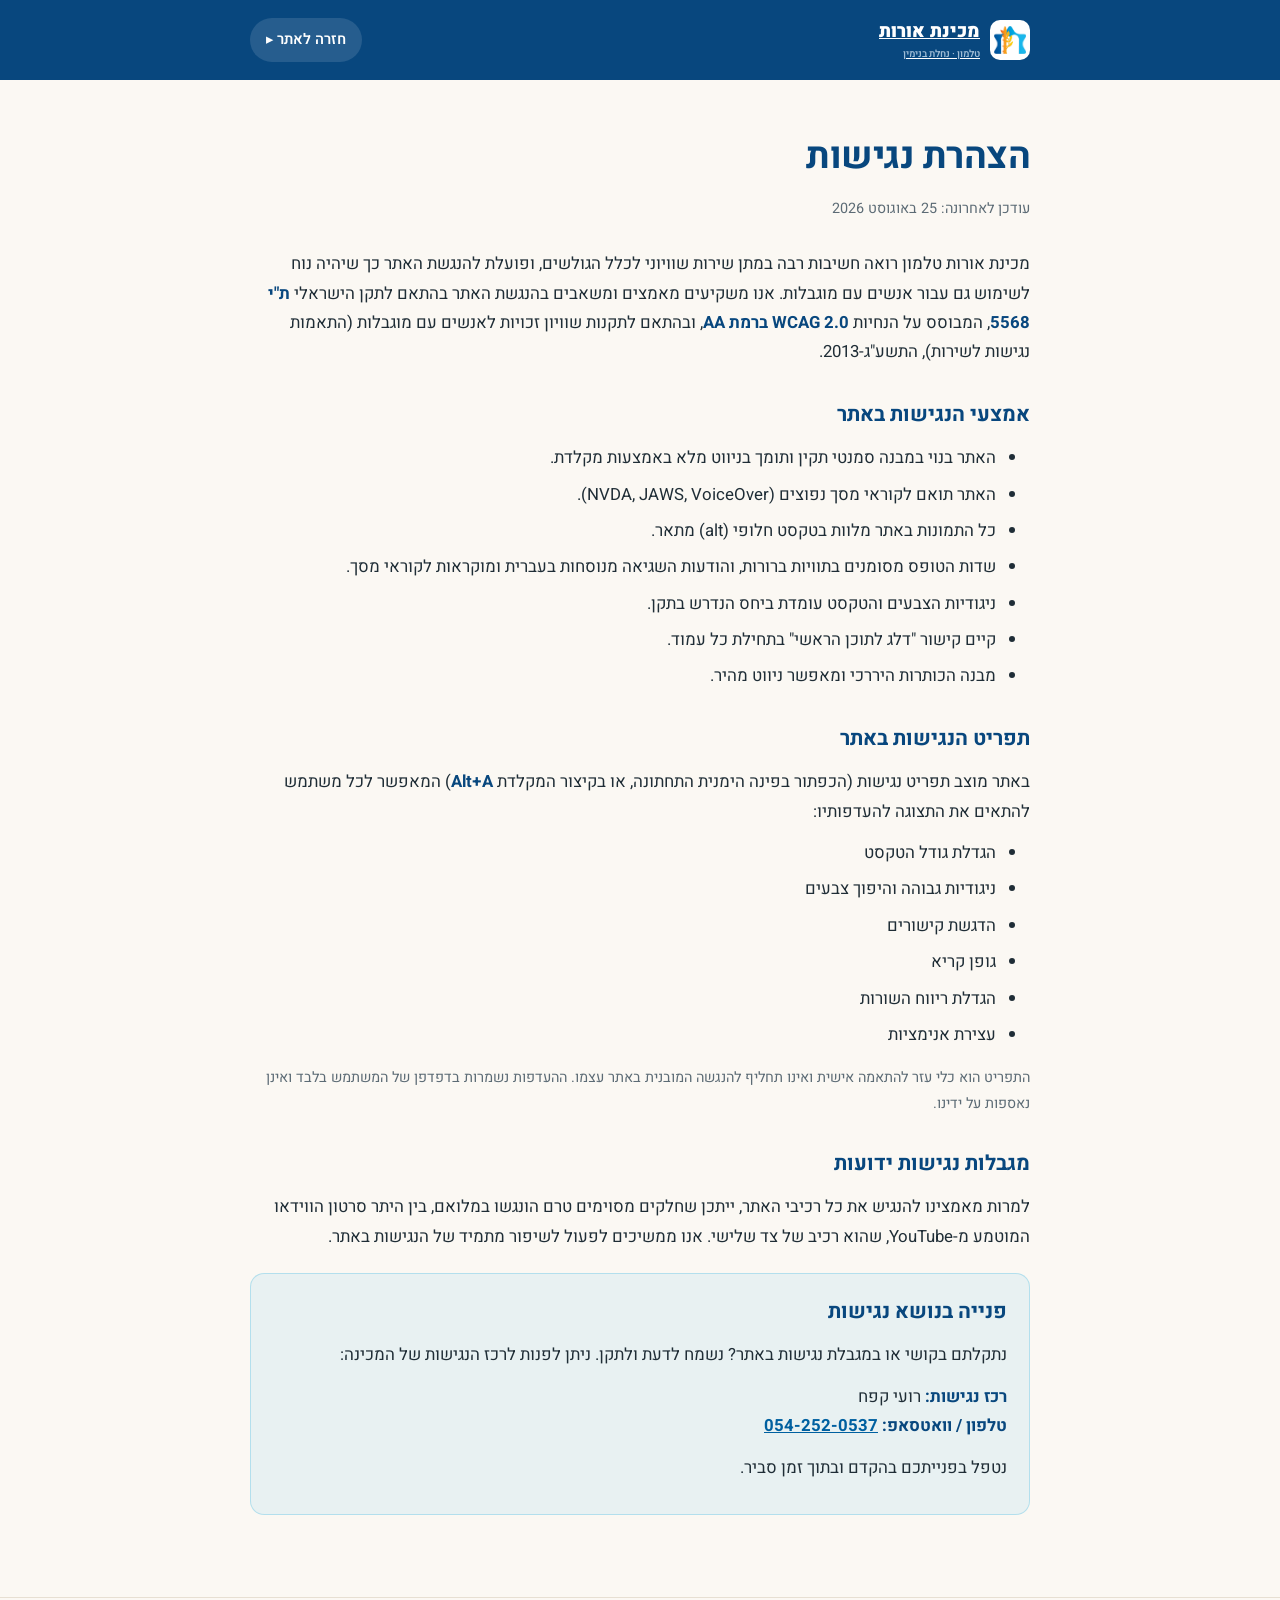
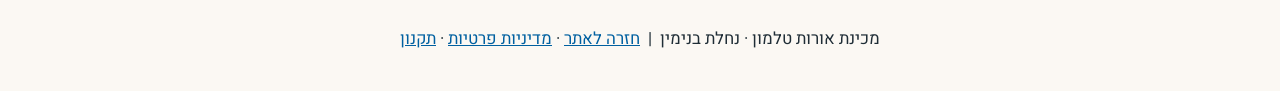
<file: accessibility.html>
<!DOCTYPE html>
<html lang="he" dir="rtl">
<head>
<meta charset="UTF-8">
<meta name="viewport" content="width=device-width, initial-scale=1.0">
<link rel="icon" href="/favicon.ico" sizes="any">
<link rel="icon" type="image/png" sizes="32x32" href="/favicon-32x32.png">
<link rel="icon" type="image/png" sizes="16x16" href="/favicon-16x16.png">
<link rel="apple-touch-icon" sizes="180x180" href="/apple-touch-icon.png">
<link rel="manifest" href="/site.webmanifest">
<meta name="theme-color" content="#0C74B8">
<meta name="description" content="הצהרת הנגישות של אתר מכינת אורות טלמון ופרטי רכז הנגישות.">
<link rel="canonical" href="https://orot-landing.vercel.app/accessibility.html">
<title>הצהרת נגישות | מכינת אורות טלמון</title>
<meta name="robots" content="index,follow">
<script type="text/javascript">
    (function(c,l,a,r,i,t,y){
        c[a]=c[a]||function(){(c[a].q=c[a].q||[]).push(arguments)};
        t=l.createElement(r);t.async=1;t.src="https://www.clarity.ms/tag/"+i;
        y=l.getElementsByTagName(r)[0];y.parentNode.insertBefore(t,y);
    })(window, document, "clarity", "script", "yna5at7qb5");
</script>
<link rel="preconnect" href="https://fonts.googleapis.com">
<link rel="preconnect" href="https://fonts.gstatic.com" crossorigin>
<link href="https://fonts.googleapis.com/css2?family=Heebo:wght@400;500;700;800;900&display=swap" rel="stylesheet">
<link href="legal.css" rel="stylesheet">
</head>
<body>
<a href="#main" class="skip-link">דלג לתוכן הראשי</a>
<header>
  <div class="wrap">
    <a href="index.html" class="brand"><span class="mark"><img src="assets/img/logo_mark.png" alt="מכינת אורות טלמון"></span><span>מכינת אורות<small>טלמון · נחלת בנימין</small></span></a>
    <a href="index.html" class="back">חזרה לאתר ▸</a>
  </div>
</header>
<main id="main">
  <h1>הצהרת נגישות</h1>
  <p class="updated">עודכן לאחרונה: 25 באוגוסט 2026</p>

  <p>מכינת אורות טלמון רואה חשיבות רבה במתן שירות שוויוני לכלל הגולשים, ופועלת להנגשת האתר כך שיהיה נוח לשימוש גם עבור אנשים עם מוגבלות. אנו משקיעים מאמצים ומשאבים בהנגשת האתר בהתאם לתקן הישראלי <strong>ת"י 5568</strong>, המבוסס על הנחיות <strong>WCAG 2.0 ברמת AA</strong>, ובהתאם לתקנות שוויון זכויות לאנשים עם מוגבלות (התאמות נגישות לשירות), התשע"ג-2013.</p>

  <h2>אמצעי הנגישות באתר</h2>
  <ul>
    <li>האתר בנוי במבנה סמנטי תקין ותומך בניווט מלא באמצעות מקלדת.</li>
    <li>האתר תואם לקוראי מסך נפוצים (NVDA, JAWS, VoiceOver).</li>
    <li>כל התמונות באתר מלוות בטקסט חלופי (alt) מתאר.</li>
    <li>שדות הטופס מסומנים בתוויות ברורות, והודעות השגיאה מנוסחות בעברית ומוקראות לקוראי מסך.</li>
    <li>ניגודיות הצבעים והטקסט עומדת ביחס הנדרש בתקן.</li>
    <li>קיים קישור "דלג לתוכן הראשי" בתחילת כל עמוד.</li>
    <li>מבנה הכותרות היררכי ומאפשר ניווט מהיר.</li>
  </ul>

  <h2>תפריט הנגישות באתר</h2>
  <p>באתר מוצב תפריט נגישות (הכפתור בפינה הימנית התחתונה, או בקיצור המקלדת <strong>Alt+A</strong>) המאפשר לכל משתמש להתאים את התצוגה להעדפותיו:</p>
  <ul>
    <li>הגדלת גודל הטקסט</li>
    <li>ניגודיות גבוהה והיפוך צבעים</li>
    <li>הדגשת קישורים</li>
    <li>גופן קריא</li>
    <li>הגדלת ריווח השורות</li>
    <li>עצירת אנימציות</li>
  </ul>
  <p class="note">התפריט הוא כלי עזר להתאמה אישית ואינו תחליף להנגשה המובנית באתר עצמו. ההעדפות נשמרות בדפדפן של המשתמש בלבד ואינן נאספות על ידינו.</p>

  <h2>מגבלות נגישות ידועות</h2>
  <p>למרות מאמצינו להנגיש את כל רכיבי האתר, ייתכן שחלקים מסוימים טרם הונגשו במלואם, בין היתר סרטון הווידאו המוטמע מ-YouTube, שהוא רכיב של צד שלישי. אנו ממשיכים לפעול לשיפור מתמיד של הנגישות באתר.</p>

  <div class="contact">
    <h2 style="margin-top:0">פנייה בנושא נגישות</h2>
    <p>נתקלתם בקושי או במגבלת נגישות באתר? נשמח לדעת ולתקן. ניתן לפנות לרכז הנגישות של המכינה:</p>
    <p><strong>רכז נגישות:</strong> רועי קפח<br>
    <strong>טלפון / וואטסאפ:</strong> <a href="https://wa.me/972542520537" dir="ltr">054-252-0537</a></p>
    <p>נטפל בפנייתכם בהקדם ובתוך זמן סביר.</p>
  </div>
</main>
<footer>
  <p>מכינת אורות טלמון · נחלת בנימין &nbsp;|&nbsp; <a href="index.html">חזרה לאתר</a> · <a href="privacy.html">מדיניות פרטיות</a> · <a href="terms.html">תקנון</a></p>
</footer>
</body>
</html>
</file>
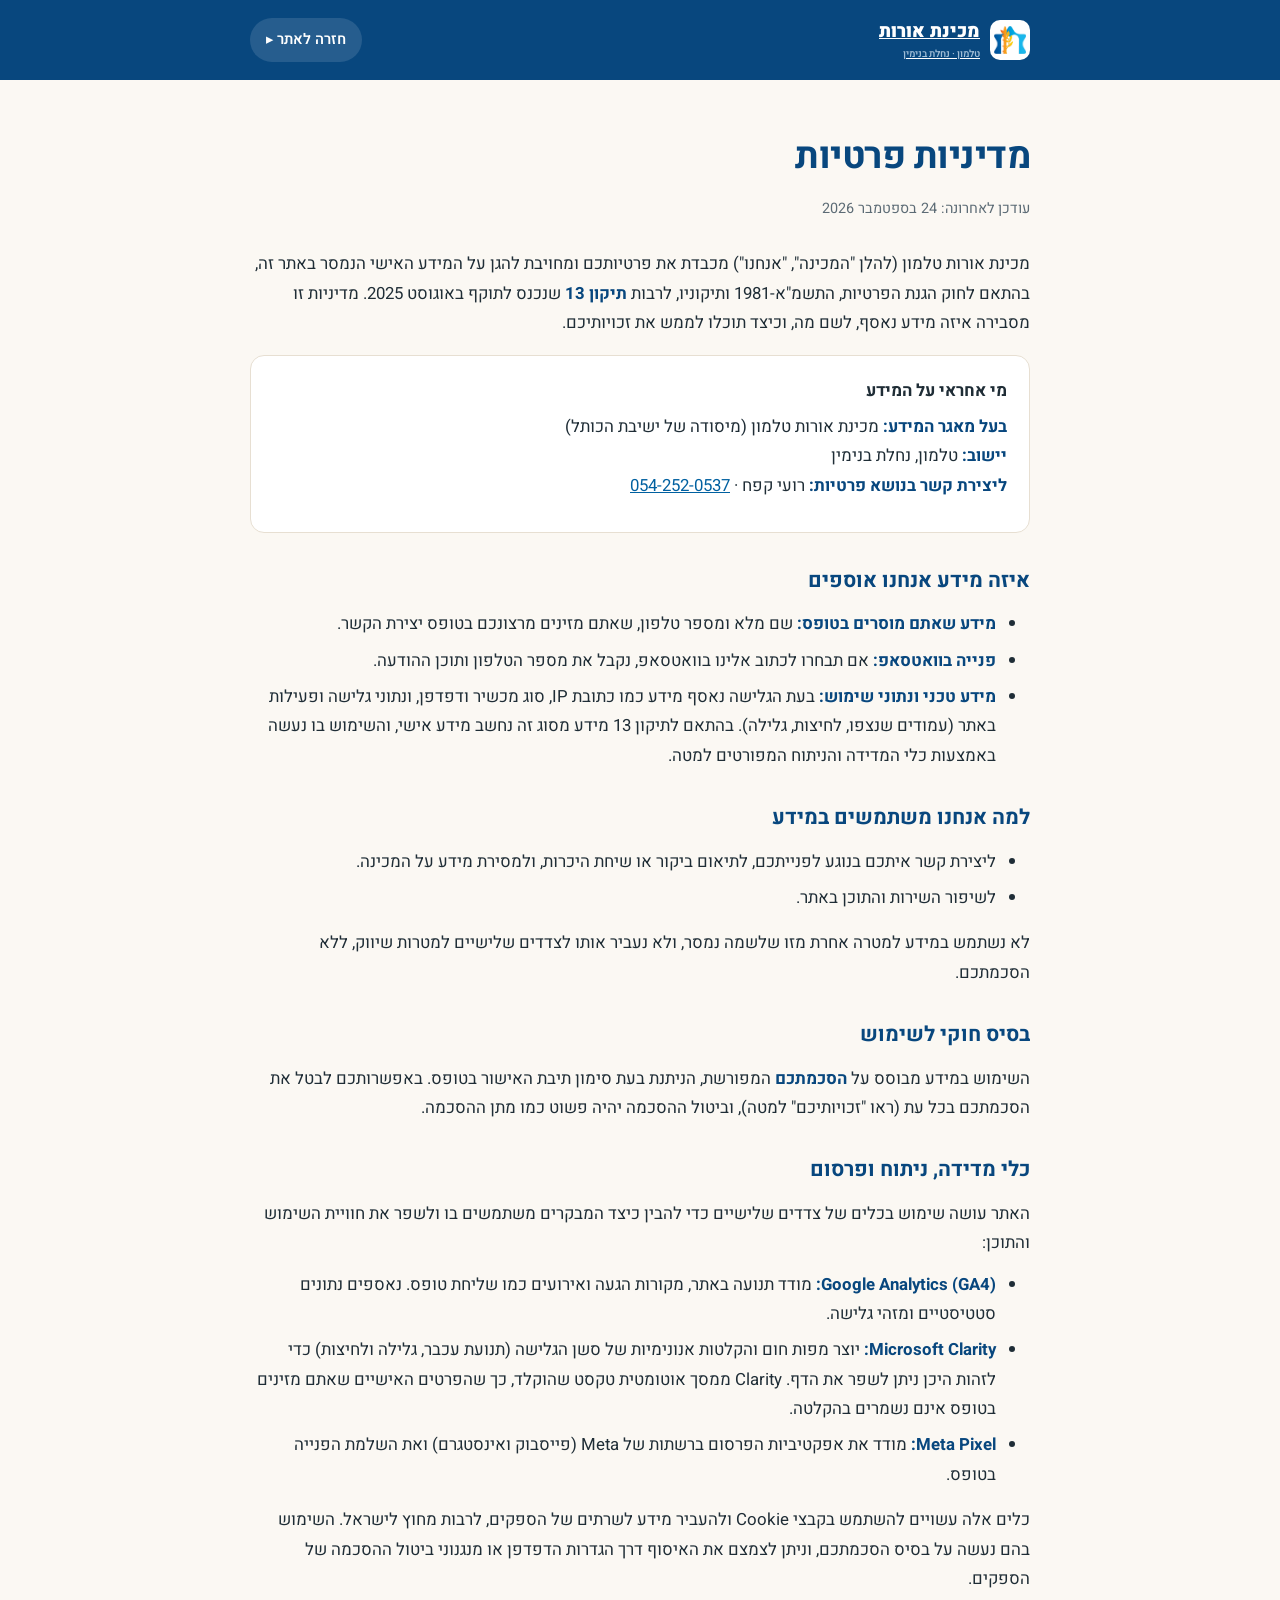
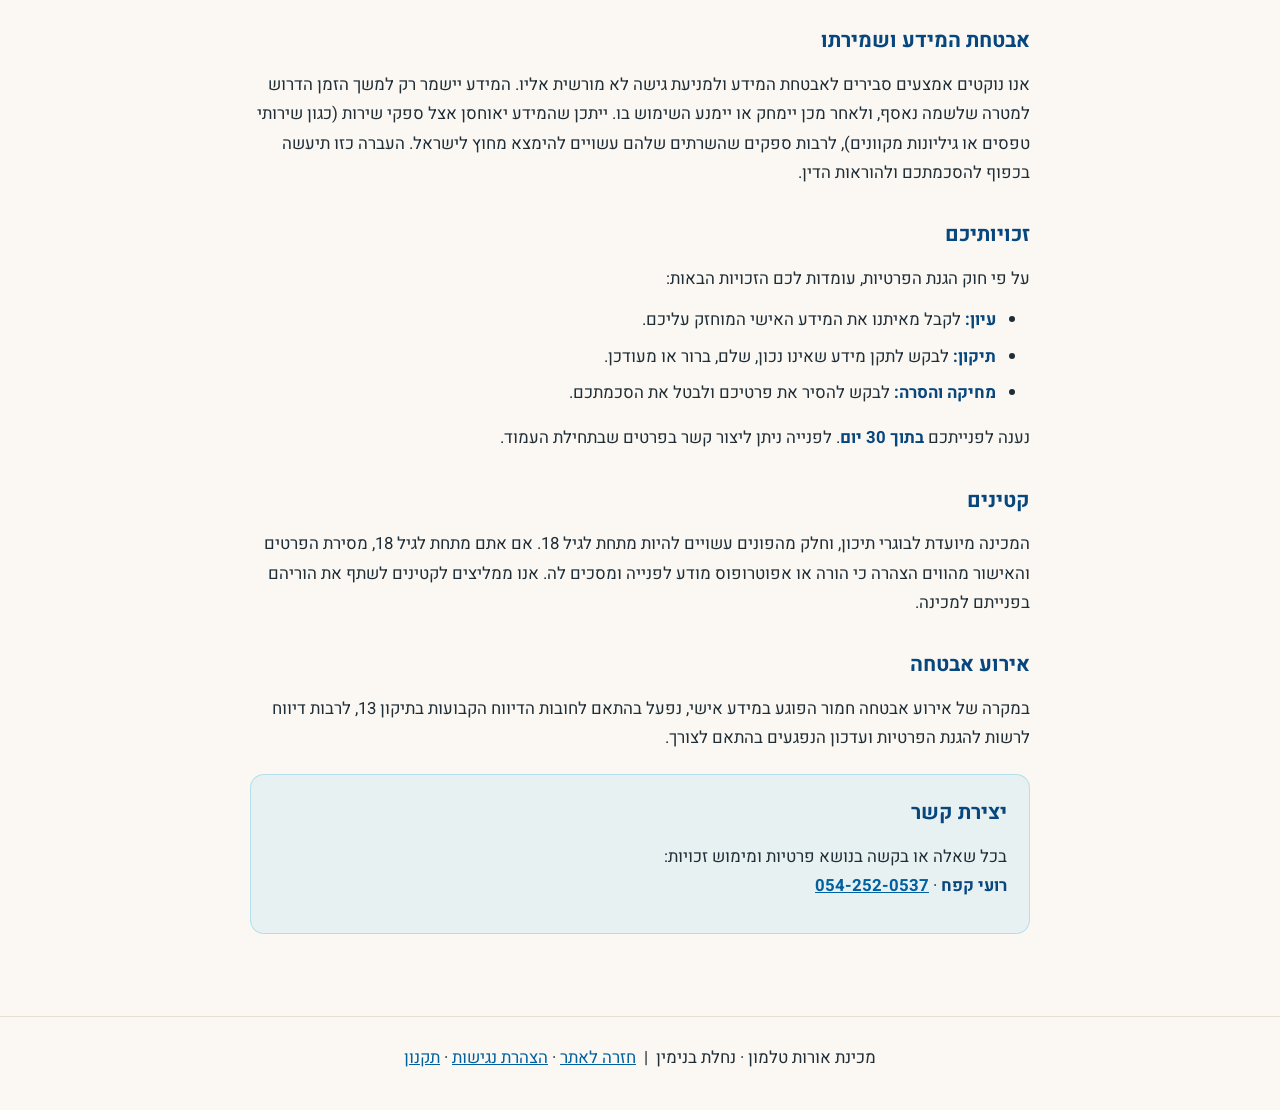
<file: privacy.html>
<!DOCTYPE html>
<html lang="he" dir="rtl">
<head>
<meta charset="UTF-8">
<meta name="viewport" content="width=device-width, initial-scale=1.0">
<link rel="icon" href="/favicon.ico" sizes="any">
<link rel="icon" type="image/png" sizes="32x32" href="/favicon-32x32.png">
<link rel="icon" type="image/png" sizes="16x16" href="/favicon-16x16.png">
<link rel="apple-touch-icon" sizes="180x180" href="/apple-touch-icon.png">
<link rel="manifest" href="/site.webmanifest">
<meta name="theme-color" content="#0C74B8">
<meta name="description" content="מדיניות הפרטיות של מכינת אורות טלמון: איזה מידע נאסף באתר, לשם מה, ואיך לממש את הזכויות שלך.">
<link rel="canonical" href="https://orot-landing.vercel.app/privacy.html">
<title>מדיניות פרטיות | מכינת אורות טלמון</title>
<meta name="robots" content="index,follow">
<script type="text/javascript">
    (function(c,l,a,r,i,t,y){
        c[a]=c[a]||function(){(c[a].q=c[a].q||[]).push(arguments)};
        t=l.createElement(r);t.async=1;t.src="https://www.clarity.ms/tag/"+i;
        y=l.getElementsByTagName(r)[0];y.parentNode.insertBefore(t,y);
    })(window, document, "clarity", "script", "yna5at7qb5");
</script>
<link rel="preconnect" href="https://fonts.googleapis.com">
<link rel="preconnect" href="https://fonts.gstatic.com" crossorigin>
<link href="https://fonts.googleapis.com/css2?family=Heebo:wght@400;500;700;800;900&display=swap" rel="stylesheet">
<link href="legal.css" rel="stylesheet">
</head>
<body>
<a href="#main" class="skip-link">דלג לתוכן הראשי</a>
<header>
  <div class="wrap">
    <a href="index.html" class="brand"><span class="mark"><img src="assets/img/logo_mark.png" alt="מכינת אורות טלמון"></span><span>מכינת אורות<small>טלמון · נחלת בנימין</small></span></a>
    <a href="index.html" class="back">חזרה לאתר ▸</a>
  </div>
</header>
<main id="main">
  <h1>מדיניות פרטיות</h1>
  <p class="updated">עודכן לאחרונה: 24 בספטמבר 2026</p>

  <p>מכינת אורות טלמון (להלן "המכינה", "אנחנו") מכבדת את פרטיותכם ומחויבת להגן על המידע האישי הנמסר באתר זה, בהתאם לחוק הגנת הפרטיות, התשמ"א-1981 ותיקוניו, לרבות <strong>תיקון 13</strong> שנכנס לתוקף באוגוסט 2025. מדיניות זו מסבירה איזה מידע נאסף, לשם מה, וכיצד תוכלו לממש את זכויותיכם.</p>

  <div class="box">
    <h3 style="margin-top:0">מי אחראי על המידע</h3>
    <p><strong>בעל מאגר המידע:</strong> מכינת אורות טלמון (מיסודה של ישיבת הכותל)<br>
    <strong>יישוב:</strong> טלמון, נחלת בנימין<br>
    <strong>ליצירת קשר בנושא פרטיות:</strong> רועי קפח · <a href="https://wa.me/972542520537" dir="ltr">054-252-0537</a></p>
  </div>

  <h2>איזה מידע אנחנו אוספים</h2>
  <ul>
    <li><strong>מידע שאתם מוסרים בטופס:</strong> שם מלא ומספר טלפון, שאתם מזינים מרצונכם בטופס יצירת הקשר.</li>
    <li><strong>פנייה בוואטסאפ:</strong> אם תבחרו לכתוב אלינו בוואטסאפ, נקבל את מספר הטלפון ותוכן ההודעה.</li>
    <li><strong>מידע טכני ונתוני שימוש:</strong> בעת הגלישה נאסף מידע כמו כתובת IP, סוג מכשיר ודפדפן, ונתוני גלישה ופעילות באתר (עמודים שנצפו, לחיצות, גלילה). בהתאם לתיקון 13 מידע מסוג זה נחשב מידע אישי, והשימוש בו נעשה באמצעות כלי המדידה והניתוח המפורטים למטה.</li>
  </ul>

  <h2>למה אנחנו משתמשים במידע</h2>
  <ul>
    <li>ליצירת קשר איתכם בנוגע לפנייתכם, לתיאום ביקור או שיחת היכרות, ולמסירת מידע על המכינה.</li>
    <li>לשיפור השירות והתוכן באתר.</li>
  </ul>
  <p>לא נשתמש במידע למטרה אחרת מזו שלשמה נמסר, ולא נעביר אותו לצדדים שלישיים למטרות שיווק, ללא הסכמתכם.</p>

  <h2>בסיס חוקי לשימוש</h2>
  <p>השימוש במידע מבוסס על <strong>הסכמתכם</strong> המפורשת, הניתנת בעת סימון תיבת האישור בטופס. באפשרותכם לבטל את הסכמתכם בכל עת (ראו "זכויותיכם" למטה), וביטול ההסכמה יהיה פשוט כמו מתן ההסכמה.</p>

  <h2>כלי מדידה, ניתוח ופרסום</h2>
  <p>האתר עושה שימוש בכלים של צדדים שלישיים כדי להבין כיצד המבקרים משתמשים בו ולשפר את חוויית השימוש והתוכן:</p>
  <ul>
    <li><strong>Google Analytics (GA4):</strong> מודד תנועה באתר, מקורות הגעה ואירועים כמו שליחת טופס. נאספים נתונים סטטיסטיים ומזהי גלישה.</li>
    <li><strong>Microsoft Clarity:</strong> יוצר מפות חום והקלטות אנונימיות של סשן הגלישה (תנועת עכבר, גלילה ולחיצות) כדי לזהות היכן ניתן לשפר את הדף. Clarity ממסך אוטומטית טקסט שהוקלד, כך שהפרטים האישיים שאתם מזינים בטופס אינם נשמרים בהקלטה.</li>
    <li><strong>Meta Pixel:</strong> מודד את אפקטיביות הפרסום ברשתות של Meta (פייסבוק ואינסטגרם) ואת השלמת הפנייה בטופס.</li>
  </ul>
  <p>כלים אלה עשויים להשתמש בקבצי Cookie ולהעביר מידע לשרתים של הספקים, לרבות מחוץ לישראל. השימוש בהם נעשה על בסיס הסכמתכם, וניתן לצמצם את האיסוף דרך הגדרות הדפדפן או מנגנוני ביטול ההסכמה של הספקים.</p>

  <h2>אבטחת המידע ושמירתו</h2>
  <p>אנו נוקטים אמצעים סבירים לאבטחת המידע ולמניעת גישה לא מורשית אליו. המידע יישמר רק למשך הזמן הדרוש למטרה שלשמה נאסף, ולאחר מכן יימחק או יימנע השימוש בו. ייתכן שהמידע יאוחסן אצל ספקי שירות (כגון שירותי טפסים או גיליונות מקוונים), לרבות ספקים שהשרתים שלהם עשויים להימצא מחוץ לישראל. העברה כזו תיעשה בכפוף להסכמתכם ולהוראות הדין.</p>

  <h2>זכויותיכם</h2>
  <p>על פי חוק הגנת הפרטיות, עומדות לכם הזכויות הבאות:</p>
  <ul>
    <li><strong>עיון:</strong> לקבל מאיתנו את המידע האישי המוחזק עליכם.</li>
    <li><strong>תיקון:</strong> לבקש לתקן מידע שאינו נכון, שלם, ברור או מעודכן.</li>
    <li><strong>מחיקה והסרה:</strong> לבקש להסיר את פרטיכם ולבטל את הסכמתכם.</li>
  </ul>
  <p>נענה לפנייתכם <strong>בתוך 30 יום</strong>. לפנייה ניתן ליצור קשר בפרטים שבתחילת העמוד.</p>

  <h2>קטינים</h2>
  <p>המכינה מיועדת לבוגרי תיכון, וחלק מהפונים עשויים להיות מתחת לגיל 18. אם אתם מתחת לגיל 18, מסירת הפרטים והאישור מהווים הצהרה כי הורה או אפוטרופוס מודע לפנייה ומסכים לה. אנו ממליצים לקטינים לשתף את הוריהם בפנייתם למכינה.</p>

  <h2>אירוע אבטחה</h2>
  <p>במקרה של אירוע אבטחה חמור הפוגע במידע אישי, נפעל בהתאם לחובות הדיווח הקבועות בתיקון 13, לרבות דיווח לרשות להגנת הפרטיות ועדכון הנפגעים בהתאם לצורך.</p>

  <div class="contact">
    <h2 style="margin-top:0">יצירת קשר</h2>
    <p>בכל שאלה או בקשה בנושא פרטיות ומימוש זכויות:<br>
    <strong>רועי קפח</strong> · <a href="https://wa.me/972542520537" dir="ltr">054-252-0537</a></p>
  </div>
</main>
<footer>
  <p>מכינת אורות טלמון · נחלת בנימין &nbsp;|&nbsp; <a href="index.html">חזרה לאתר</a> · <a href="accessibility.html">הצהרת נגישות</a> · <a href="terms.html">תקנון</a></p>
</footer>
</body>
</html>
</file>
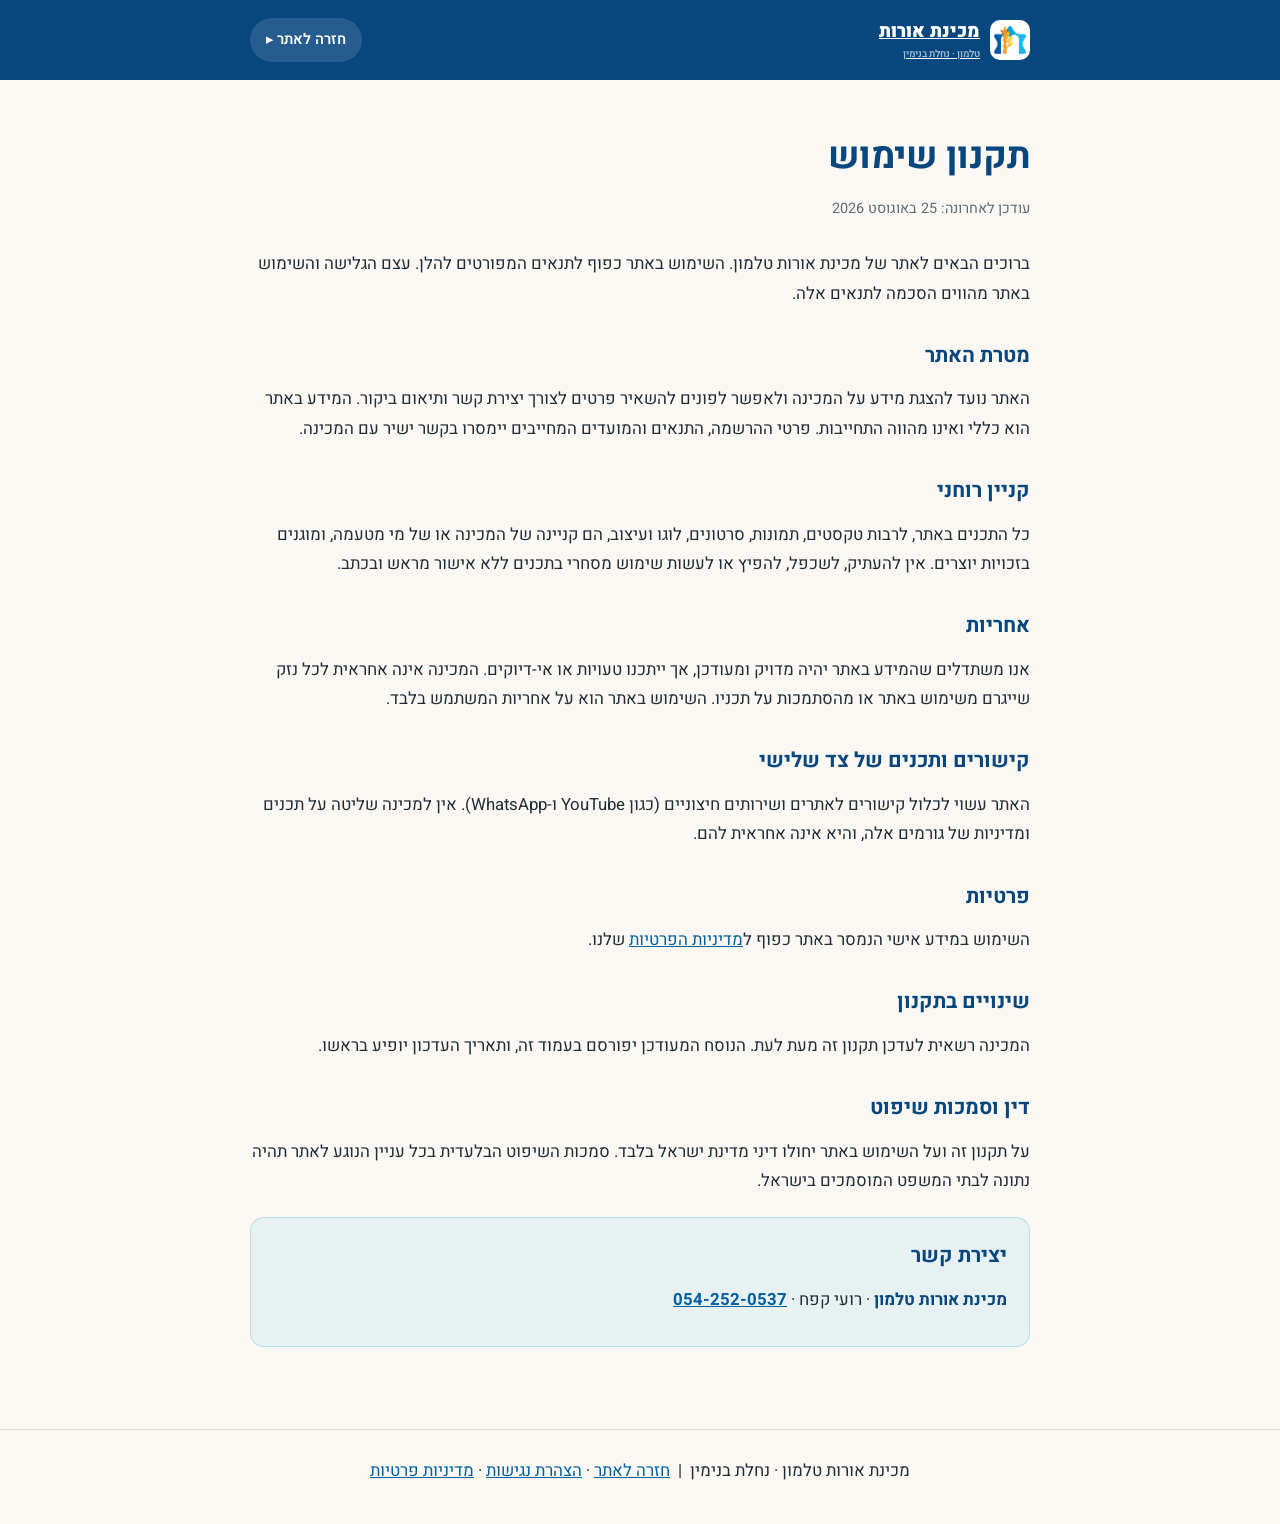
<file: terms.html>
<!DOCTYPE html>
<html lang="he" dir="rtl">
<head>
<meta charset="UTF-8">
<meta name="viewport" content="width=device-width, initial-scale=1.0">
<link rel="icon" href="/favicon.ico" sizes="any">
<link rel="icon" type="image/png" sizes="32x32" href="/favicon-32x32.png">
<link rel="icon" type="image/png" sizes="16x16" href="/favicon-16x16.png">
<link rel="apple-touch-icon" sizes="180x180" href="/apple-touch-icon.png">
<link rel="manifest" href="/site.webmanifest">
<meta name="theme-color" content="#0C74B8">
<meta name="description" content="תקנון השימוש באתר מכינת אורות טלמון.">
<link rel="canonical" href="https://orot-landing.vercel.app/terms.html">
<title>תקנון שימוש | מכינת אורות טלמון</title>
<meta name="robots" content="index,follow">
<script type="text/javascript">
    (function(c,l,a,r,i,t,y){
        c[a]=c[a]||function(){(c[a].q=c[a].q||[]).push(arguments)};
        t=l.createElement(r);t.async=1;t.src="https://www.clarity.ms/tag/"+i;
        y=l.getElementsByTagName(r)[0];y.parentNode.insertBefore(t,y);
    })(window, document, "clarity", "script", "yna5at7qb5");
</script>
<link rel="preconnect" href="https://fonts.googleapis.com">
<link rel="preconnect" href="https://fonts.gstatic.com" crossorigin>
<link href="https://fonts.googleapis.com/css2?family=Heebo:wght@400;500;700;800;900&display=swap" rel="stylesheet">
<link href="legal.css" rel="stylesheet">
</head>
<body>
<a href="#main" class="skip-link">דלג לתוכן הראשי</a>
<header>
  <div class="wrap">
    <a href="index.html" class="brand"><span class="mark"><img src="assets/img/logo_mark.png" alt="מכינת אורות טלמון"></span><span>מכינת אורות<small>טלמון · נחלת בנימין</small></span></a>
    <a href="index.html" class="back">חזרה לאתר ▸</a>
  </div>
</header>
<main id="main">
  <h1>תקנון שימוש</h1>
  <p class="updated">עודכן לאחרונה: 25 באוגוסט 2026</p>

  <p>ברוכים הבאים לאתר של מכינת אורות טלמון. השימוש באתר כפוף לתנאים המפורטים להלן. עצם הגלישה והשימוש באתר מהווים הסכמה לתנאים אלה.</p>

  <h2>מטרת האתר</h2>
  <p>האתר נועד להצגת מידע על המכינה ולאפשר לפונים להשאיר פרטים לצורך יצירת קשר ותיאום ביקור. המידע באתר הוא כללי ואינו מהווה התחייבות. פרטי ההרשמה, התנאים והמועדים המחייבים יימסרו בקשר ישיר עם המכינה.</p>

  <h2>קניין רוחני</h2>
  <p>כל התכנים באתר, לרבות טקסטים, תמונות, סרטונים, לוגו ועיצוב, הם קניינה של המכינה או של מי מטעמה, ומוגנים בזכויות יוצרים. אין להעתיק, לשכפל, להפיץ או לעשות שימוש מסחרי בתכנים ללא אישור מראש ובכתב.</p>

  <h2>אחריות</h2>
  <p>אנו משתדלים שהמידע באתר יהיה מדויק ומעודכן, אך ייתכנו טעויות או אי-דיוקים. המכינה אינה אחראית לכל נזק שייגרם משימוש באתר או מהסתמכות על תכניו. השימוש באתר הוא על אחריות המשתמש בלבד.</p>

  <h2>קישורים ותכנים של צד שלישי</h2>
  <p>האתר עשוי לכלול קישורים לאתרים ושירותים חיצוניים (כגון YouTube ו-WhatsApp). אין למכינה שליטה על תכנים ומדיניות של גורמים אלה, והיא אינה אחראית להם.</p>

  <h2>פרטיות</h2>
  <p>השימוש במידע אישי הנמסר באתר כפוף ל<a href="privacy.html">מדיניות הפרטיות</a> שלנו.</p>

  <h2>שינויים בתקנון</h2>
  <p>המכינה רשאית לעדכן תקנון זה מעת לעת. הנוסח המעודכן יפורסם בעמוד זה, ותאריך העדכון יופיע בראשו.</p>

  <h2>דין וסמכות שיפוט</h2>
  <p>על תקנון זה ועל השימוש באתר יחולו דיני מדינת ישראל בלבד. סמכות השיפוט הבלעדית בכל עניין הנוגע לאתר תהיה נתונה לבתי המשפט המוסמכים בישראל.</p>

  <div class="contact">
    <h2 style="margin-top:0">יצירת קשר</h2>
    <p><strong>מכינת אורות טלמון</strong> · רועי קפח · <a href="https://wa.me/972542520537" dir="ltr">054-252-0537</a></p>
  </div>
</main>
<footer>
  <p>מכינת אורות טלמון · נחלת בנימין &nbsp;|&nbsp; <a href="index.html">חזרה לאתר</a> · <a href="accessibility.html">הצהרת נגישות</a> · <a href="privacy.html">מדיניות פרטיות</a></p>
</footer>
</body>
</html>
</file>
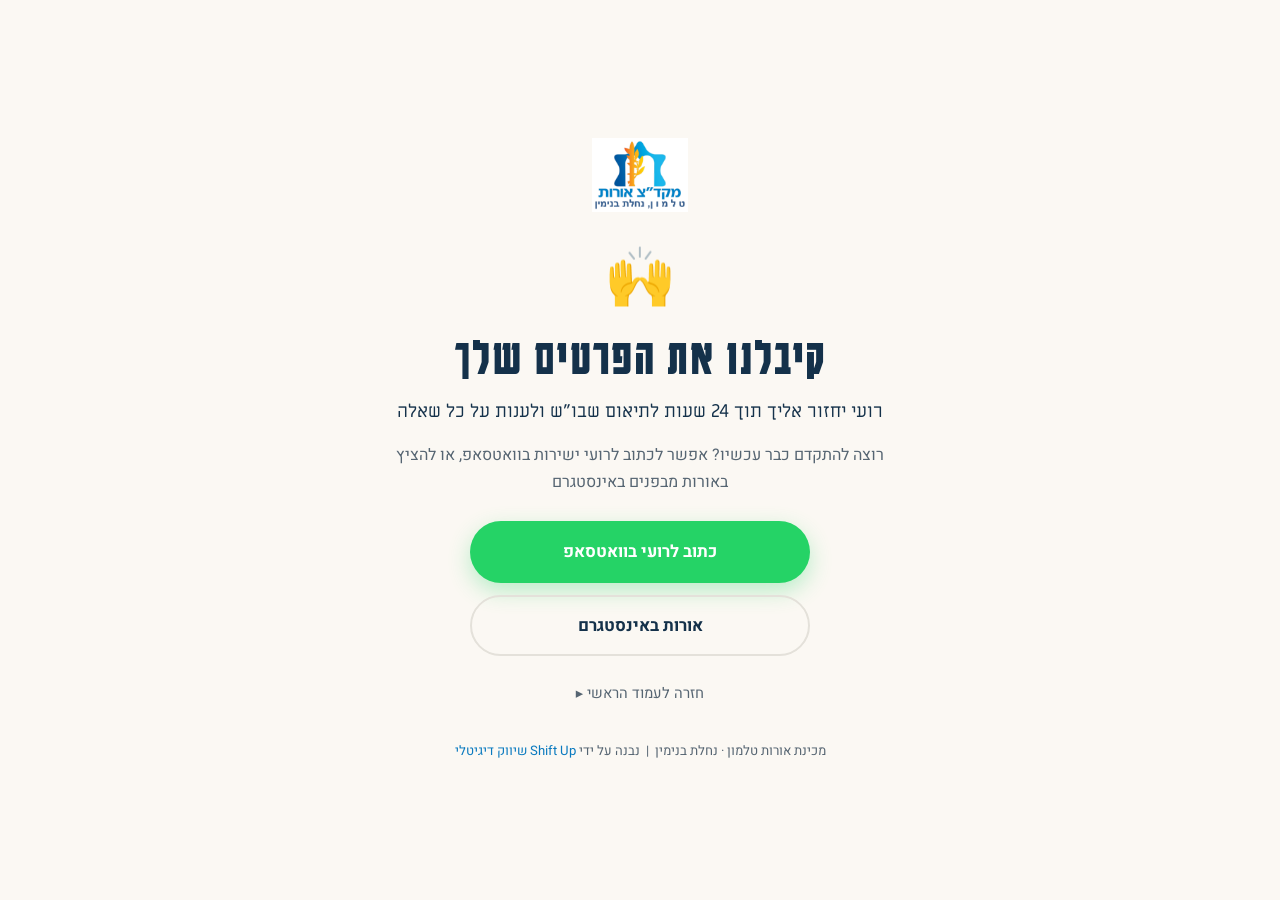
<file: thank-you.html>
<!DOCTYPE html>
<html lang="he" dir="rtl">
<head>
<meta charset="UTF-8">
<meta name="viewport" content="width=device-width, initial-scale=1.0">
<link rel="icon" href="/favicon.ico" sizes="any">
<link rel="icon" type="image/png" sizes="32x32" href="/favicon-32x32.png">
<link rel="icon" type="image/png" sizes="16x16" href="/favicon-16x16.png">
<link rel="apple-touch-icon" sizes="180x180" href="/apple-touch-icon.png">
<link rel="manifest" href="/site.webmanifest">
<meta name="theme-color" content="#0C74B8">
<title>קיבלנו! - מכינת אורות טלמון</title>
<meta name="robots" content="noindex, follow">
<meta name="description" content="קיבלנו את הפרטים שלך, רועי יחזור אליך בהקדם.">

<!-- ===== Microsoft Clarity (מפות חום + הקלטות סשנים - חינם) ===== -->
<script type="text/javascript">
    (function(c,l,a,r,i,t,y){
        c[a]=c[a]||function(){(c[a].q=c[a].q||[]).push(arguments)};
        t=l.createElement(r);t.async=1;t.src="https://www.clarity.ms/tag/"+i;
        y=l.getElementsByTagName(r)[0];y.parentNode.insertBefore(t,y);
    })(window, document, "clarity", "script", "yna5at7qb5");
</script>

<!-- ===== שער המרה: הליד נמדד פעם אחת בלבד לכל הגשה (dedup דרך מזהה מהטופס) ===== -->
<script>
// עמוד התודה יורה Lead / generate_lead רק אם הגיעו אליו מהגשת טופס אמיתית (יש מזהה בהמתנה).
// רענון, נחיתה ישירה או תנועה אורגנית לא יורים המרה. המזהה נצרך פעם אחת ונמחק.
window.__orotLead=null;
try{ window.__orotLead=sessionStorage.getItem('orot_lead_pending'); }catch(e){}
</script>

<!-- ===== Meta Pixel + אירוע Lead (ההמרה נמדדת כאן, על URL ייעודי) ===== -->
<script>
!function(f,b,e,v,n,t,s)
{if(f.fbq)return;n=f.fbq=function(){n.callMethod?
n.callMethod.apply(n,arguments):n.queue.push(arguments)};
if(!f._fbq)f._fbq=n;n.push=n;n.loaded=!0;n.version='2.0';
n.queue=[];t=b.createElement(e);t.async=!0;
t.src=v;s=b.getElementsByTagName(e)[0];
s.parentNode.insertBefore(t,s)}(window, document,'script',
'https://connect.facebook.net/en_US/fbevents.js');
fbq('init','1059725356661562');
fbq('track','PageView');
if(window.__orotLead){ fbq('track','Lead',{content_name:'טופס דף נחיתה אורות'},{eventID:window.__orotLead}); }
</script>

<!-- ===== Google Analytics 4 + אירוע generate_lead ===== -->
<script>window.GA_MEASUREMENT_ID='G-KLZJSQE517';</script>
<script>
if(window.GA_MEASUREMENT_ID){
  var ga=document.createElement('script');ga.async=!0;
  ga.src='https://www.googletagmanager.com/gtag/js?id='+window.GA_MEASUREMENT_ID;
  document.head.appendChild(ga);
  window.dataLayer=window.dataLayer||[];
  window.gtag=function(){dataLayer.push(arguments)};
  gtag('js',new Date());
  gtag('config',window.GA_MEASUREMENT_ID);
  if(window.__orotLead){ gtag('event','generate_lead',{form_name:'טופס דף נחיתה אורות'}); }
}
// צריכת המזהה: אחרי ששני האירועים ירו, מוחקים כדי שרענון לא יירה שוב
try{ if(window.__orotLead) sessionStorage.removeItem('orot_lead_pending'); }catch(e){}
</script>

<link rel="preconnect" href="https://fonts.googleapis.com">
<link rel="preconnect" href="https://fonts.gstatic.com" crossorigin>
<link href="https://fonts.googleapis.com/css2?family=Heebo:wght@400;500;700;800;900&family=Karantina:wght@400;700&family=Miriam+Libre:wght@400;700&display=swap" rel="stylesheet">
<style>
:root{
  --bg:#FBF8F3; --surface:#FFFFFF; --deep:#0C60AC; --blue:#0A7ABF; --cyan:#15ABDD;
  --gold:#EDA51E; --gold-d:#CE8608; --ink:#14314A; --muted:#566572; --line:#E4E1DA; --wa:#25D366;
}
*{box-sizing:border-box;margin:0;padding:0}
body{font-family:'Heebo',system-ui,Arial,sans-serif;background:var(--bg);color:var(--ink);line-height:1.65;min-height:100vh;display:flex;flex-direction:column;align-items:center;justify-content:center;padding:28px 20px;text-align:center;-webkit-font-smoothing:antialiased}
img{max-width:100%;display:block}
.logo{width:96px;margin-bottom:22px}
.mark{font-size:3.4rem;margin-bottom:6px}
h1{font-family:'Karantina',sans-serif;font-weight:700;letter-spacing:.045em;font-size:clamp(2.2rem,7vw,3.2rem);line-height:1.05;margin-bottom:12px}
.lead{font-family:'Miriam Libre',sans-serif;font-size:1.15rem;color:var(--ink);max-width:520px;margin:0 auto 6px}
.sub{color:var(--muted);max-width:520px;margin:10px auto 26px}
.btns{display:flex;flex-direction:column;gap:12px;width:100%;max-width:340px;margin:0 auto}
.btn{display:inline-flex;align-items:center;justify-content:center;gap:9px;font-family:inherit;font-weight:700;font-size:1.05rem;padding:15px 26px;border-radius:999px;border:2px solid transparent;transition:.2s;text-decoration:none}
.btn-wa{background:var(--wa);color:#fff;box-shadow:0 8px 22px rgba(37,211,102,.3)}
.btn-wa:hover{transform:translateY(-2px)}
.btn-out{background:transparent;border-color:var(--line);color:var(--ink)}
.btn-out:hover{border-color:var(--blue);color:var(--blue)}
.btn-cal{background:var(--gold);color:#3a2a05;box-shadow:0 8px 22px rgba(237,165,30,.35)}
[hidden]{display:none!important}
.home{margin-top:26px;color:var(--muted);font-size:.92rem;text-decoration:none}
.home:hover{color:var(--blue)}
.foot{margin-top:34px;color:var(--muted);font-size:.82rem}
.foot a{color:var(--blue);text-decoration:none}
#tyEnrich{width:100%;max-width:340px;margin:0 auto 22px;display:flex;flex-direction:column;gap:10px;text-align:right}
#tyEnrich .enrich-lead{font-weight:700;color:var(--ink);margin-bottom:2px;font-size:1rem}
#tyEnrich input{width:100%;padding:13px 14px;border:2px solid var(--line);border-radius:12px;font-family:inherit;font-size:1rem;background:var(--surface);color:var(--ink)}
#tyEnrich input:focus{outline:none;border-color:var(--blue)}
#tyEnrich input[aria-invalid="true"]{border-color:#d33}
#tyEnrich .eerr{color:#d33;font-size:.82rem;margin-top:3px;display:block}
.enrich-ok{color:var(--blue);font-weight:700;margin:0 auto 22px}
</style>
</head>
<body>
  <img class="logo" src="assets/img/logo_official.png" alt="מכינת אורות טלמון">
  <div class="mark">🙌</div>
  <h1 id="tyTitle">קיבלנו את הפרטים שלך</h1>
  <p class="lead" id="tyLead">רועי יחזור אליך תוך 24 שעות לתיאום שבו"ש ולענות על כל שאלה</p>
  <p class="sub" id="tySub">רוצה להתקדם כבר עכשיו? אפשר לכתוב לרועי ישירות בוואטסאפ, או להציץ באורות מבפנים באינסטגרם</p>

  <form id="tyEnrich" hidden>
    <p class="enrich-lead">כדי לתאם לך את ההסעה, רק עוד שני פרטים</p>
    <div class="ef"><input id="ty-school" name="school" type="text" placeholder="מוסד לימודים נוכחי (ישיבה או בית ספר)" autocomplete="off"><span class="eerr" hidden>נא למלא מוסד לימודים</span></div>
    <div class="ef"><input id="ty-city" name="city" type="text" placeholder="עיר או יישוב מגורים" autocomplete="address-level2"><span class="eerr" hidden>נא למלא מקום מגורים</span></div>
    <button type="submit" class="btn btn-out" id="tyEnrichBtn">שמור את הפרטים</button>
  </form>
  <p id="tyEnrichOk" class="enrich-ok" hidden>מעולה, שמרנו. נתראה ב-1.12 ✓</p>

  <div class="btns">
    <a class="btn btn-cal" id="tyCal" href="https://calendar.google.com/calendar/render?action=TEMPLATE&amp;text=%D7%99%D7%95%D7%9D+%D7%A4%D7%AA%D7%95%D7%97+%D7%91%D7%9E%D7%9B%D7%99%D7%A0%D7%AA+%D7%90%D7%95%D7%A8%D7%95%D7%AA%2C+%D7%98%D7%9C%D7%9E%D7%95%D7%9F&amp;dates=20261110T100000%2F20261110T154500&amp;ctz=Asia%2FJerusalem&amp;details=%D7%94%D7%A1%D7%A2%D7%94+%D7%97%D7%99%D7%A0%D7%9D+%D7%99%D7%95%D7%A6%D7%90%D7%AA+%D7%9E%D7%9E%D7%95%D7%93%D7%99%D7%A2%D7%99%D7%9F+%D7%91-10%3A00%2C+%D7%A1%D7%99%D7%95%D7%9D+%D7%9E%D7%A9%D7%95%D7%A2%D7%A8+%D7%A1%D7%91%D7%99%D7%91+15%3A45%2C+%D7%9C%D7%A9%D7%90%D7%9C%D7%95%D7%AA+%D7%A8%D7%95%D7%A2%D7%99+%D7%91%D7%95%D7%95%D7%90%D7%98%D7%A1%D7%90%D7%A4+054-2520537&amp;location=%D7%9E%D7%9B%D7%99%D7%A0%D7%AA+%D7%90%D7%95%D7%A8%D7%95%D7%AA%2C+%D7%98%D7%9C%D7%9E%D7%95%D7%9F" target="_blank" rel="noopener" hidden>שמור את 10.11 ביומן</a>
    <a class="btn btn-wa" href="https://wa.me/972542520537?text=%D7%94%D7%99%D7%99%20%D7%A8%D7%95%D7%A2%D7%99%2C%20%D7%94%D7%A9%D7%90%D7%A8%D7%AA%D7%99%20%D7%A4%D7%A8%D7%98%D7%99%D7%9D%20%D7%91%D7%90%D7%AA%D7%A8%20%D7%A9%D7%9C%20%D7%9E%D7%9B%D7%99%D7%A0%D7%AA%20%D7%90%D7%95%D7%A8%D7%95%D7%AA" target="_blank" rel="noopener">כתוב לרועי בוואטסאפ</a>
    <a class="btn btn-out" href="https://www.instagram.com/mehinat_orot_talmon/" target="_blank" rel="noopener">אורות באינסטגרם</a>
  </div>

  <a class="home" href="index.html">חזרה לעמוד הראשי ▸</a>

  <div class="foot">מכינת אורות טלמון · נחלת בנימין &nbsp;|&nbsp; נבנה על ידי <a href="https://www.shiftup.marketing/" target="_blank" rel="noopener" title="Shift Up - שיווק דיגיטלי">Shift Up שיווק דיגיטלי</a></div>
<script>
/* נרשם ליום הפתוח: הודעת תודה של יום פתוח (לא שבו"ש) + שמירה ביומן */
(function(){try{if(new URLSearchParams(location.search).get('t')!=='yom')return;
// 5.11: שני ימים פתוחים. התאריך נלקח מהבחירה בטופס (orot_lead_data), ברירת מחדל 10.11
var od=''; try{ od=(JSON.parse(sessionStorage.getItem('orot_lead_data')||'{}')||{}).openday_date||''; }catch(e){}
var tev=od.indexOf('30.12')>-1, /* 11.11: נוסף 30.12, ברירת המחדל 1.12 */ dec=!tev, dShort=tev?'30.12':'1.12', dHeb=tev?'כ׳ בטבת':'כ״א בכסלו', dDay=tev?'יום רביעי':'יום שלישי';
document.getElementById('tyTitle').textContent='קיבלנו! נתראה ב-'+dShort;
document.getElementById('tyLead').textContent='רועי יחזור אליך עם כל הפרטים ותיאום ההסעה';
document.getElementById('tySub').textContent=dDay+', '+dHeb+', בטלמון, מתחילים ב-11:00 וההסעה יוצאת ממודיעין ב-10:00, כדאי לשמור את התאריך ביומן כבר עכשיו';
var cal=document.getElementById('tyCal');
cal.href=cal.href.replace(/20261110T/g,tev?'20261230T':'20261201T'); cal.textContent='שמור את '+dShort+' ביומן';
var eok=document.getElementById('tyEnrichOk'); if(eok) eok.textContent='מעולה, שמרנו. נתראה ב-'+dShort+' ✓';
cal.hidden=false;
document.title='נתראה ביום הפתוח · מכינת אורות';
// השורה כבר נשלחה מהטופס בלחיצה. כאן רק משלימים ישיבה+עיר לאותה שורה (Apps Script מאתר לפי טלפון).
// אם השורה לא נמצאת, ה-Apps Script מוסיף שורה מלאה, אז שולחים את כל פרטי הליד.
var SHEET_ENDPOINT='https://script.google.com/macros/s/AKfycbwlHjCk9ioE_lZHfoTLJSs-zKxQepK0l2qkCy3Ifa8xV3BvIr7NfQVruMgn48inL-X8jw/exec';
var ld=null; try{ ld=JSON.parse(sessionStorage.getItem('orot_lead_data')||'null'); }catch(e){}
if(ld && ld.leadId){
  var enriched=false;
  var sendOnce=function(extra){
    if(enriched) return;
    enriched=true;
    var p=new URLSearchParams(ld);
    p.set('mode','enrich');
    if(extra&&extra.school) p.set('school', extra.school);
    if(extra&&extra.city) p.set('city', extra.city);
    p.set('ts', new Date().toISOString());
    var body=p.toString();
    try{ fetch(SHEET_ENDPOINT,{method:'POST',mode:'no-cors',keepalive:true,headers:{'Content-Type':'application/x-www-form-urlencoded;charset=UTF-8'},body:body}); }
    catch(e){ try{ navigator.sendBeacon&&navigator.sendBeacon(SHEET_ENDPOINT, new Blob([body],{type:'application/x-www-form-urlencoded;charset=UTF-8'})); }catch(e2){} }
    try{ sessionStorage.removeItem('orot_lead_data'); }catch(e){}
  };
  var ef=document.getElementById('tyEnrich');
  if(ef){
    ef.hidden=false;
    ef.addEventListener('submit',function(ev){
      ev.preventDefault();
      var sc=document.getElementById('ty-school'), ct=document.getElementById('ty-city'), ok=true;
      [sc,ct].forEach(function(inp){
        var bad=inp.value.trim().length<2;
        inp.setAttribute('aria-invalid',bad?'true':'false');
        var er=inp.parentNode.querySelector('.eerr'); if(er)er.hidden=!bad;
        if(bad)ok=false;
      });
      if(!ok){ (sc.value.trim().length<2?sc:ct).focus(); return; }
      var btn=document.getElementById('tyEnrichBtn'); if(btn){btn.disabled=true;btn.textContent='שומר...';}
      sendOnce({school:sc.value.trim(), city:ct.value.trim()});
      ef.hidden=true; var okEl=document.getElementById('tyEnrichOk'); if(okEl)okEl.hidden=false;
    });
  }
}
}catch(e){}})();
</script>
</body>
</html>
</file>
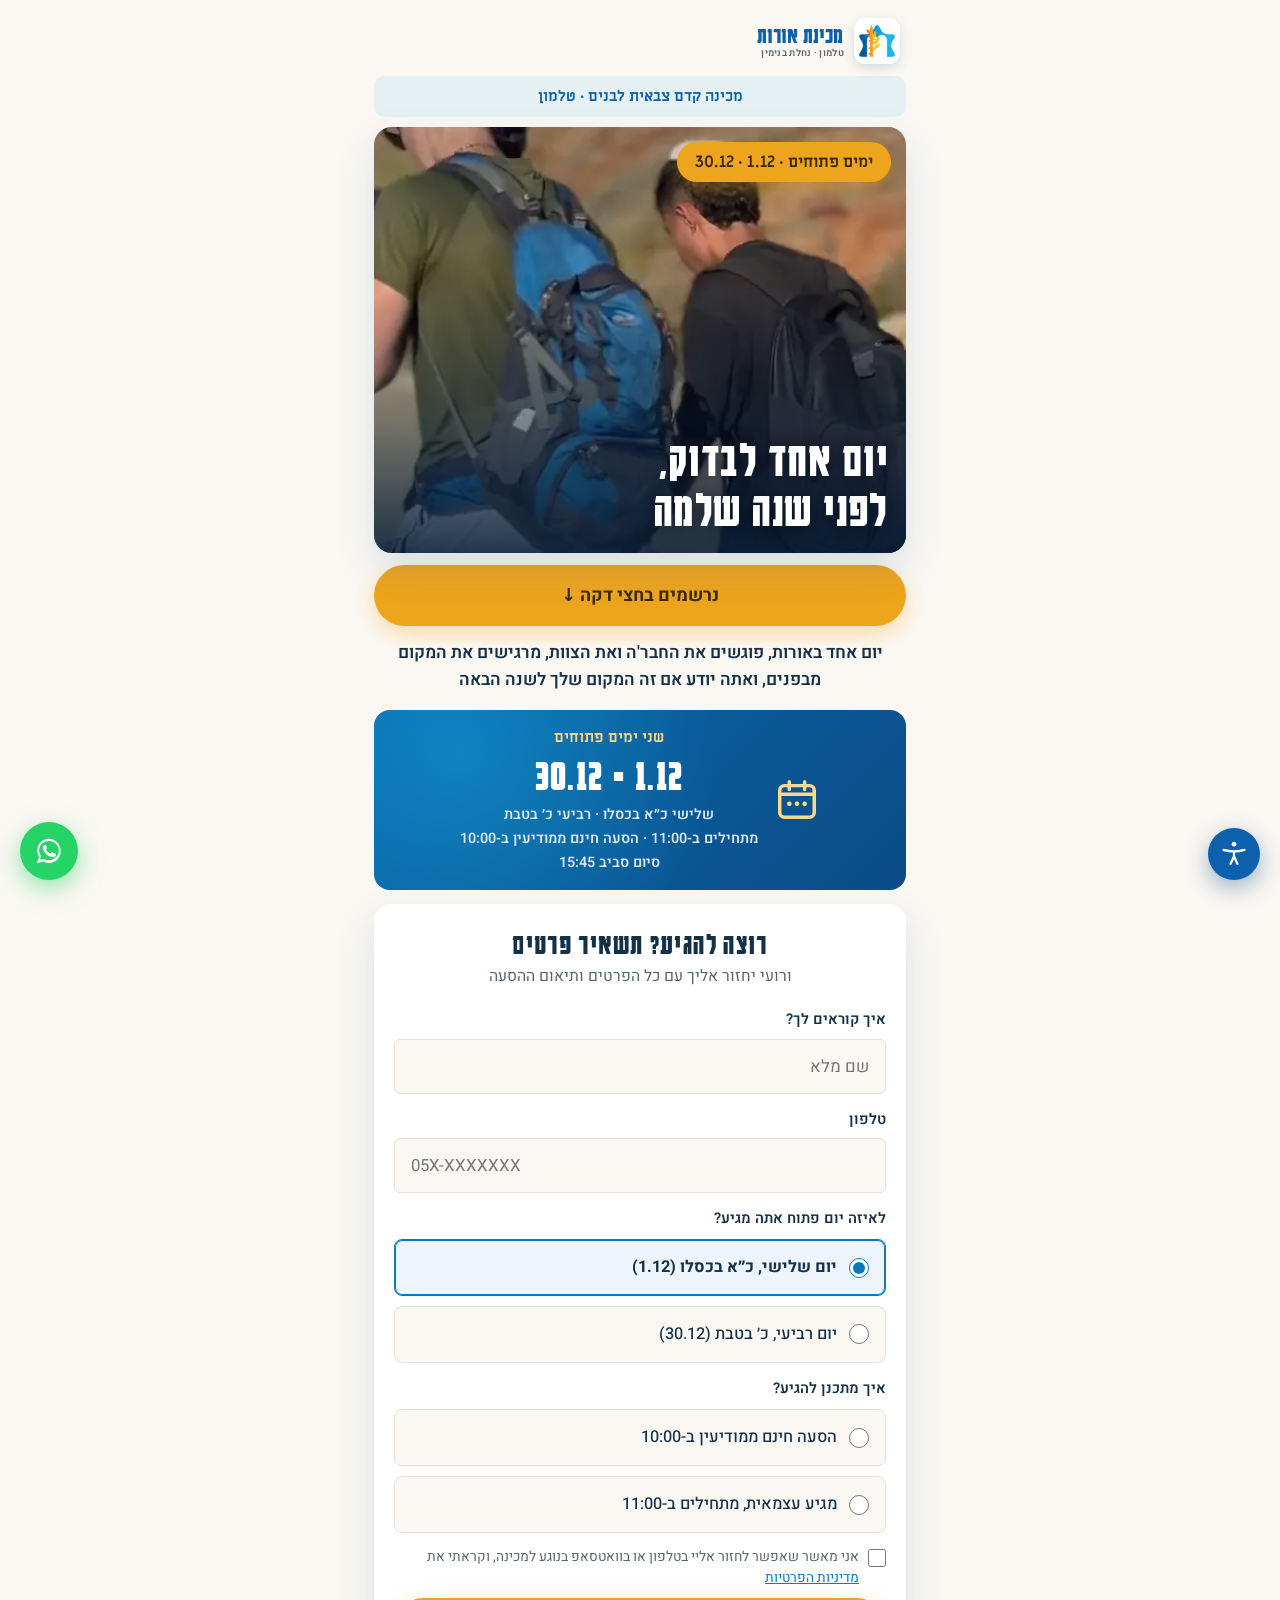
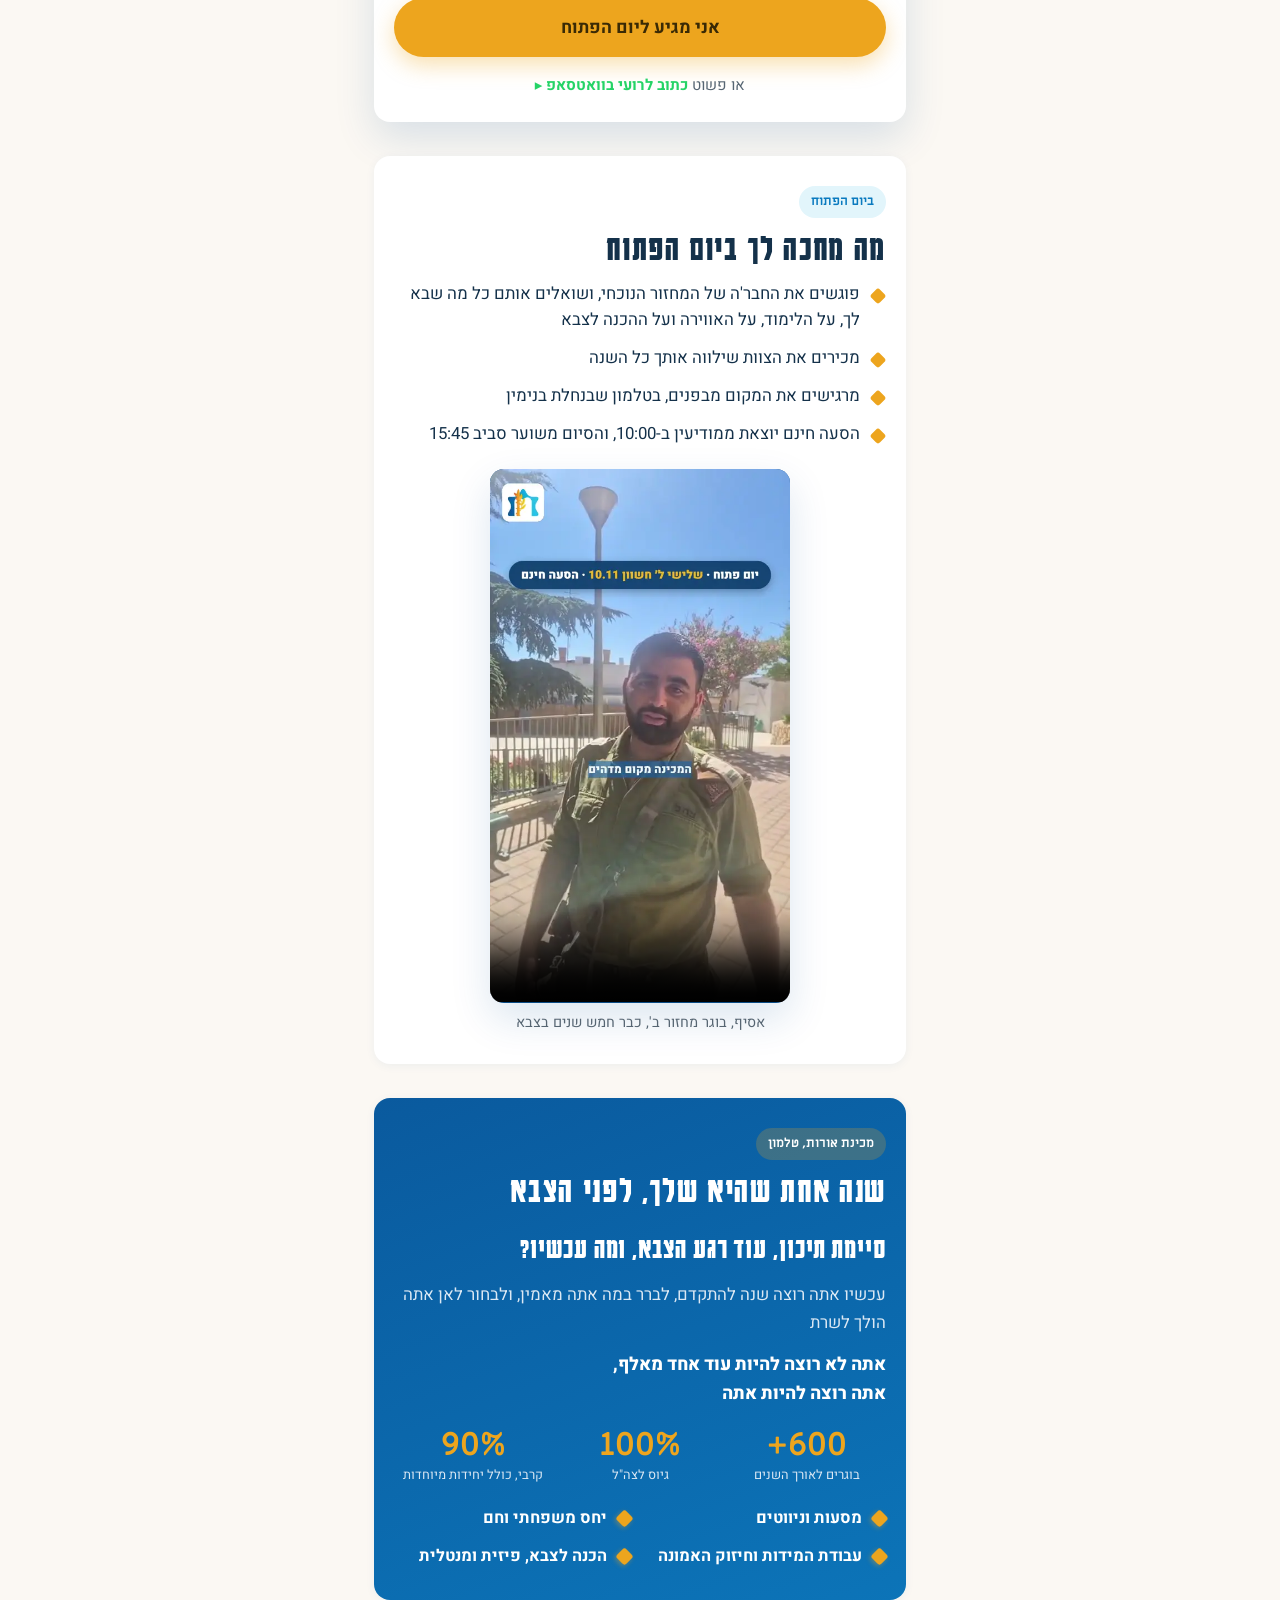
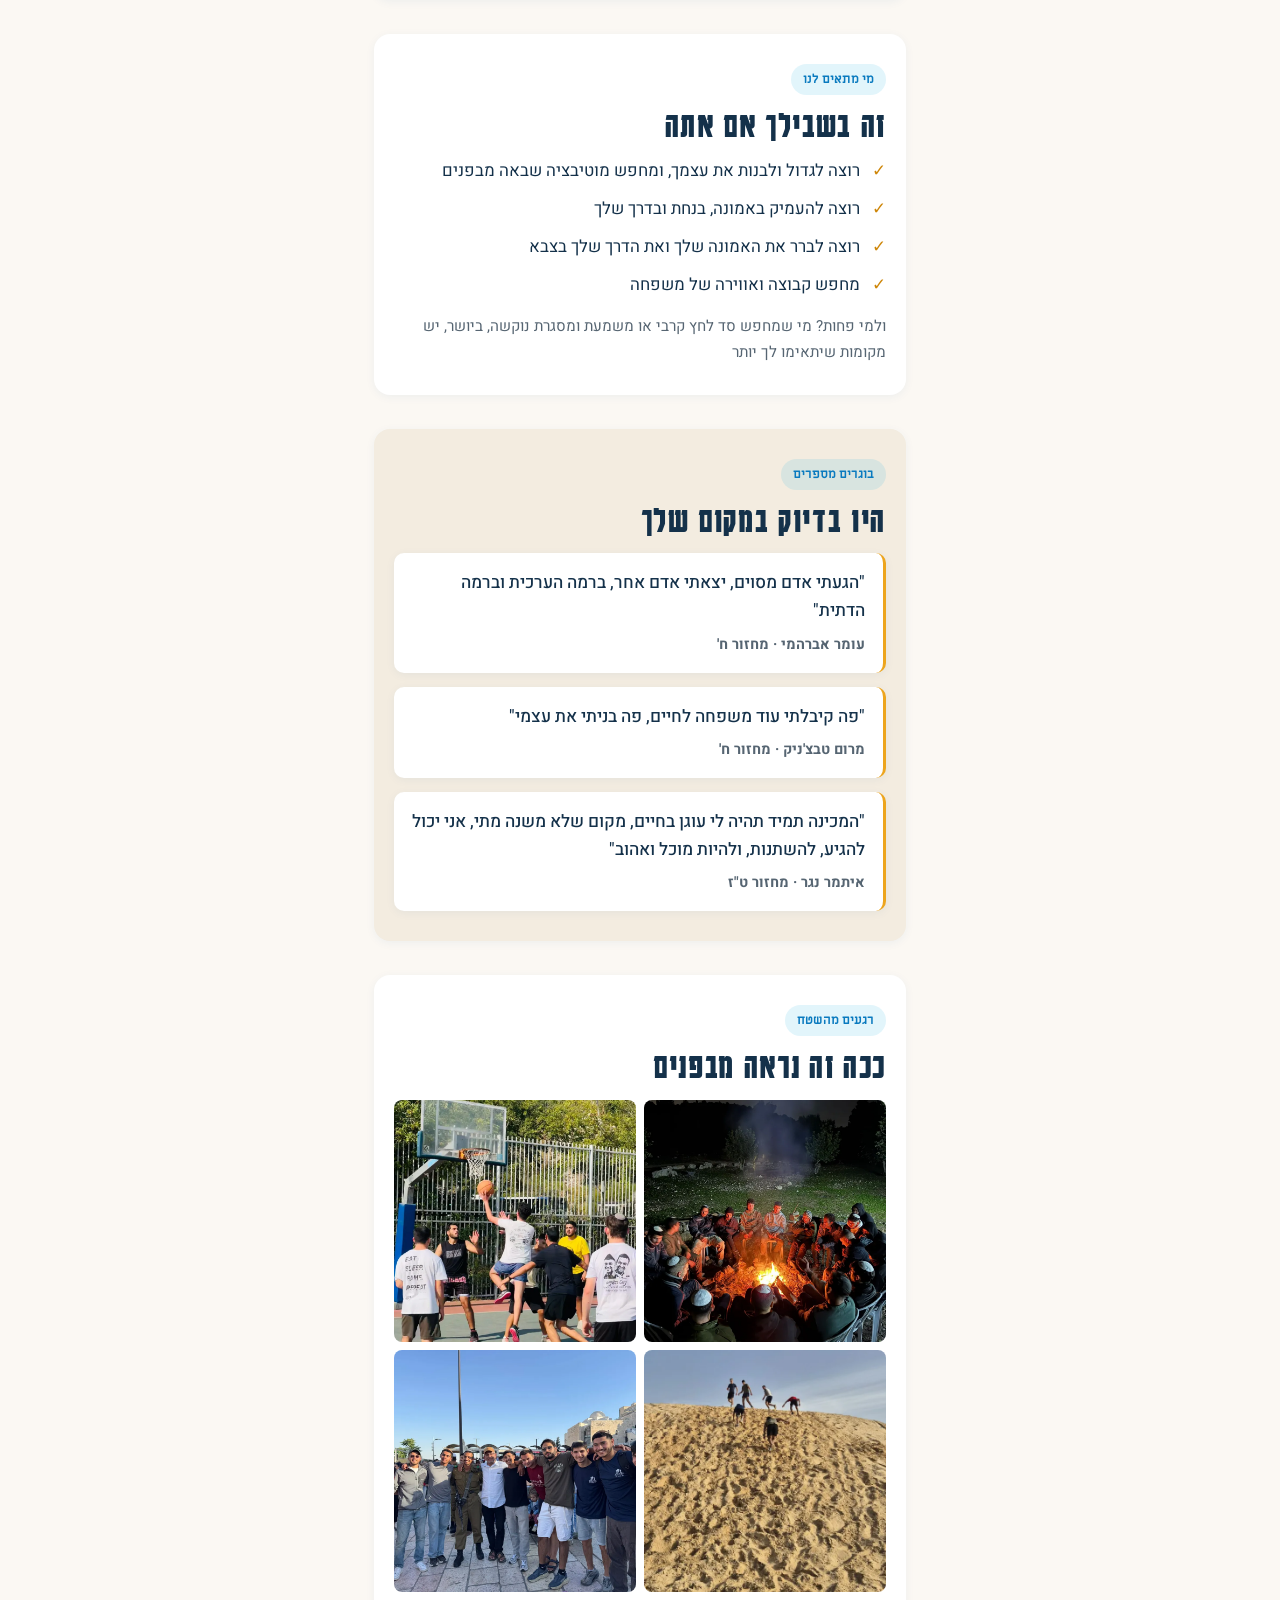
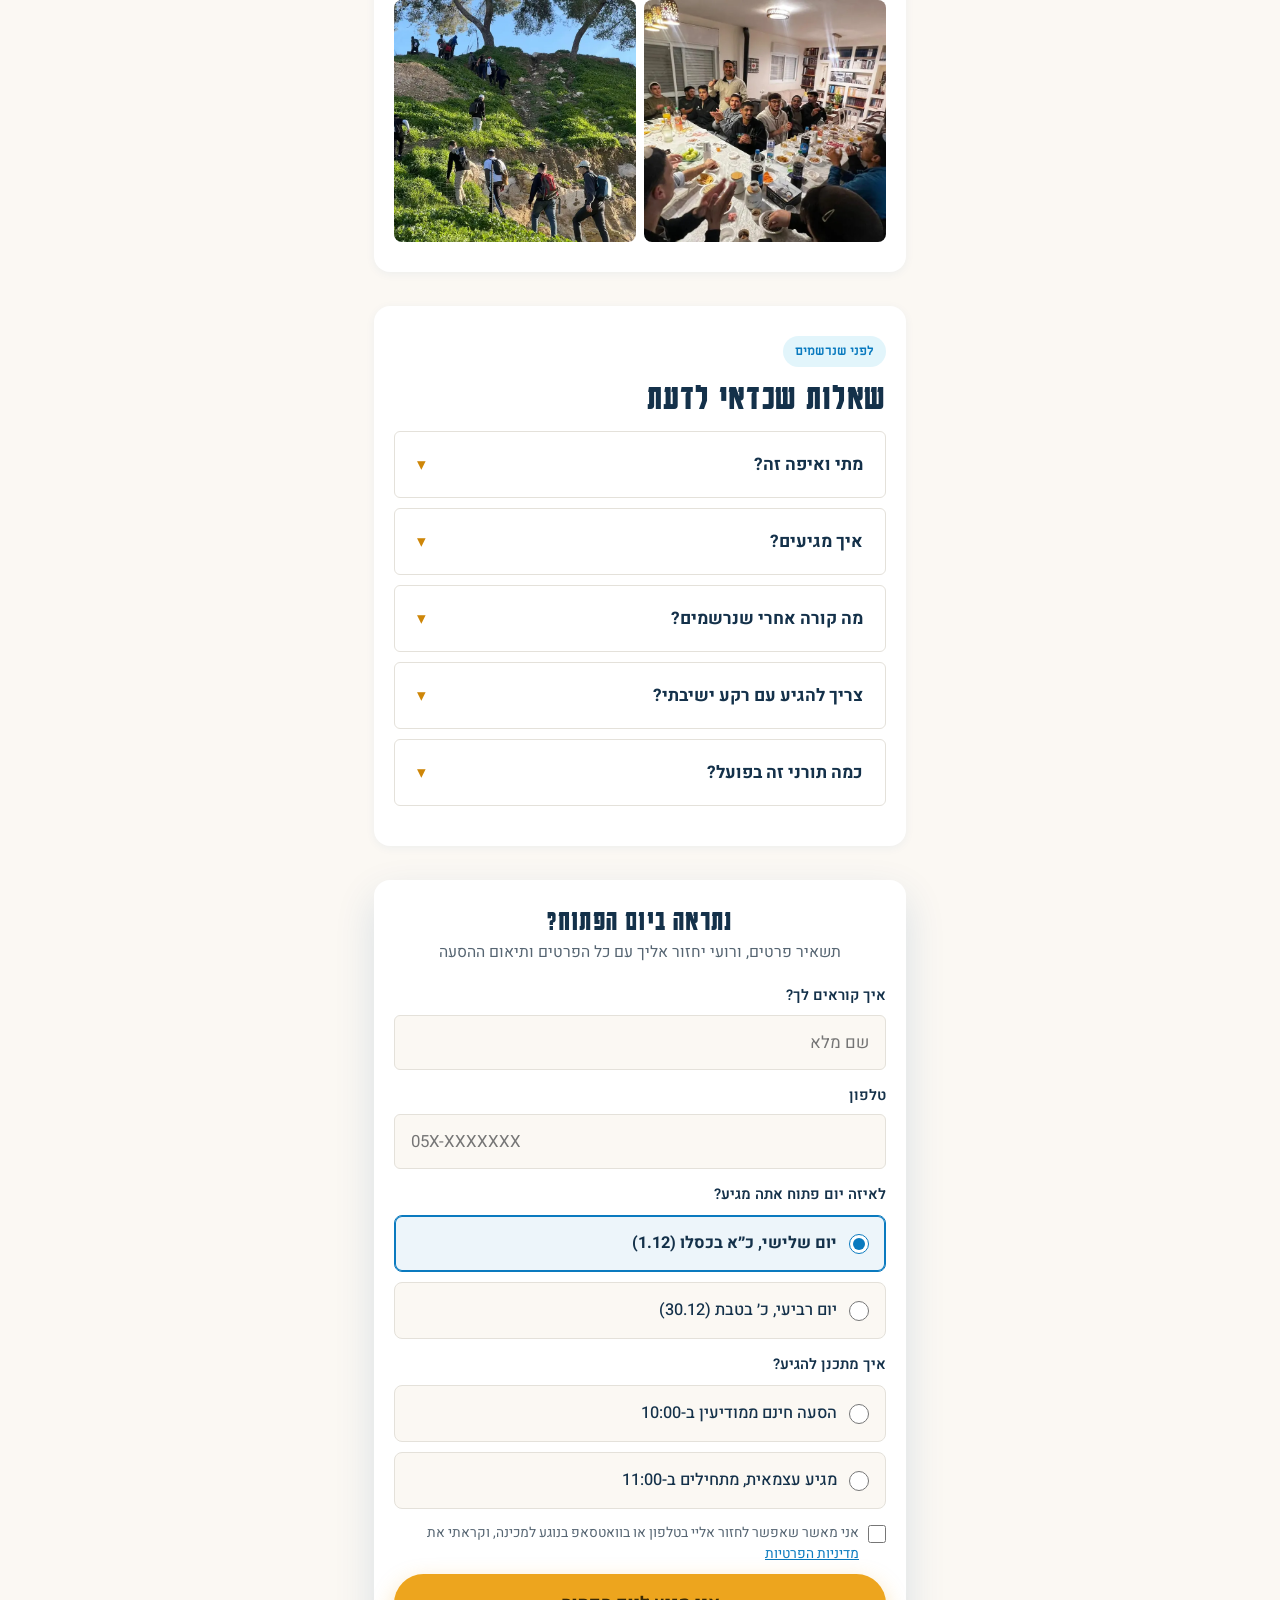
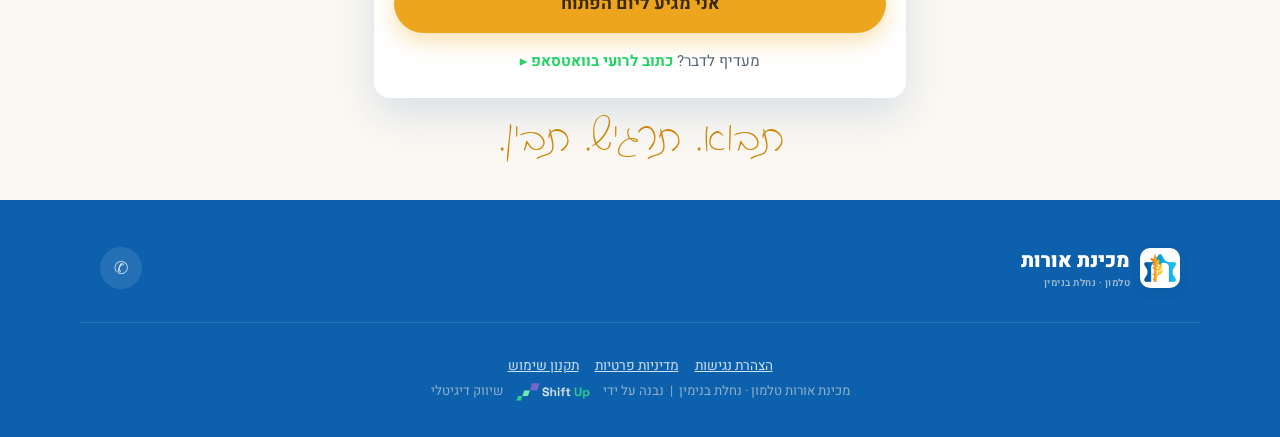
<file: yom-patuach.html>
<!DOCTYPE html>
<html lang="he" dir="rtl">
<head>
<meta charset="UTF-8">
<meta name="viewport" content="width=device-width, initial-scale=1.0">
<title>ימים פתוחים · מכינת אורות טלמון · 1.12 · 30.12</title>
<meta name="description" content="ימים פתוחים במכינת אורות טלמון, יום שלישי כ״א בכסלו 1.12.26 ויום רביעי כ׳ בטבת 30.12.26. בוא להרגיש את האווירה, לפגוש את החבר'ה ולהבין אם זה המקום שלך. הסעה חינם ממודיעין.">
<meta name="robots" content="index, follow, max-image-preview:large">
<link rel="canonical" href="https://orot-landing.vercel.app/yom-patuach.html">
<meta name="geo.region" content="IL">
<meta name="geo.placename" content="טלמון, נחלת בנימין">
<meta name="author" content="מכינת אורות טלמון">
<meta name="google-site-verification" content="R6X8UPRjW16FZ_PHD67pSXFmuw4nV0XM5ywr269MS-0" />

<!-- ===== Favicon (לוגו המכינה בטאב ובתוצאות החיפוש) ===== -->
<link rel="icon" href="/favicon.ico" sizes="any">
<link rel="icon" type="image/png" sizes="32x32" href="/favicon-32x32.png">
<link rel="icon" type="image/png" sizes="16x16" href="/favicon-16x16.png">
<link rel="apple-touch-icon" sizes="180x180" href="/apple-touch-icon.png">
<link rel="manifest" href="/site.webmanifest">
<meta name="theme-color" content="#0C74B8">

<!-- ===== Open Graph (שיתוף בוואטסאפ/פייסבוק) ===== -->
<meta property="og:type" content="website">
<meta property="og:site_name" content="מכינת אורות טלמון">
<meta property="og:locale" content="he_IL">
<meta property="og:title" content="ימים פתוחים · מכינת אורות טלמון · 1.12 · 30.12">
<meta property="og:description" content="ימים פתוחים, יום שלישי כ״א בכסלו 1.12.26 ויום רביעי כ׳ בטבת 30.12.26. בוא להרגיש את האווירה ולפגוש את החבר'ה. הסעה חינם ממודיעין.">
<meta property="og:url" content="https://orot-landing.vercel.app/yom-patuach.html">
<meta property="og:image" content="https://orot-landing.vercel.app/assets/img/hero.jpg">
<meta property="og:image:alt" content="מכינת אורות טלמון">
<meta name="twitter:card" content="summary_large_image">
<meta name="twitter:title" content="מכינת אורות טלמון - מכינה קדם-צבאית">
<meta name="twitter:description" content="שנה לבנות את עצמך, לברר את הדרך שלך ולהגיע לצבא מוכן ובשל. בטלמון, נחלת בנימין.">
<meta name="twitter:image" content="https://orot-landing.vercel.app/assets/img/hero.jpg">

<!-- ===== נתונים מובנים (JSON-LD) - עוזר לגוגל להבין מי העסק + חיפוש מקומי ===== -->
<script type="application/ld+json">
{
  "@context": "https://schema.org",
  "@type": ["EducationalOrganization", "LocalBusiness"],
  "name": "מכינת אורות טלמון",
  "description": "מכינה קדם-צבאית בטלמון, נחלת בנימין. שנה לבניית האישיות, בירור הדרך והכנה לצבא.",
  "url": "https://orot-landing.vercel.app/",
  "logo": "https://orot-landing.vercel.app/assets/img/logo_official.png",
  "image": "https://orot-landing.vercel.app/assets/img/hero.jpg",
  "telephone": "+972542520537",
  "areaServed": "IL",
  "address": {
    "@type": "PostalAddress",
    "addressLocality": "טלמון",
    "addressRegion": "נחלת בנימין",
    "addressCountry": "IL"
  },
  "sameAs": ["https://wa.me/972542520537"]
}
</script>
<!-- ===== Microsoft Clarity (מפות חום + הקלטות סשנים - חינם) ===== -->
<script type="text/javascript">
    (function(c,l,a,r,i,t,y){
        c[a]=c[a]||function(){(c[a].q=c[a].q||[]).push(arguments)};
        t=l.createElement(r);t.async=1;t.src="https://www.clarity.ms/tag/"+i;
        y=l.getElementsByTagName(r)[0];y.parentNode.insertBefore(t,y);
    })(window, document, "clarity", "script", "yna5at7qb5");
</script>
<!-- ===== Meta Pixel (base code) ===== -->
<!-- החלף את PIXEL_ID_HERE במספר הפיקסל מ-Business Manager. זה השינוי היחיד שצריך. -->
<script>
!function(f,b,e,v,n,t,s)
{if(f.fbq)return;n=f.fbq=function(){n.callMethod?
n.callMethod.apply(n,arguments):n.queue.push(arguments)};
if(!f._fbq)f._fbq=n;n.push=n;n.loaded=!0;n.version='2.0';
n.queue=[];t=b.createElement(e);t.async=!0;
t.src=v;s=b.getElementsByTagName(e)[0];
s.parentNode.insertBefore(t,s)}(window, document,'script',
'https://connect.facebook.net/en_US/fbevents.js');
window.FB_PIXEL_ID='1059725356661562';
if(window.FB_PIXEL_ID && window.FB_PIXEL_ID!=='PIXEL_ID_HERE'){
  fbq('init', window.FB_PIXEL_ID);
  fbq('track', 'PageView');
}
</script>
<noscript><img loading="lazy" decoding="async" height="1" width="1" style="display:none"
src="https://www.facebook.com/tr?id=1059725356661562&ev=PageView&noscript=1" alt=""/></noscript>
<!-- ===== End Meta Pixel ===== -->
<!-- ===== Google Analytics 4 ===== -->
<!-- החלף את G-XXXXXXXXXX במזהה המדידה מ-GA4 (Admin > Data Streams). זה השינוי היחיד שצריך. -->
<script>window.GA_MEASUREMENT_ID='G-KLZJSQE517';</script>
<script>
if(window.GA_MEASUREMENT_ID && window.GA_MEASUREMENT_ID!=='G-XXXXXXXXXX'){
  var ga=document.createElement('script');ga.async=!0;
  ga.src='https://www.googletagmanager.com/gtag/js?id='+window.GA_MEASUREMENT_ID;
  document.head.appendChild(ga);
  window.dataLayer=window.dataLayer||[];
  window.gtag=function(){dataLayer.push(arguments)};
  gtag('js',new Date());
  gtag('config',window.GA_MEASUREMENT_ID);
}
</script>
<!-- ===== End Google Analytics 4 ===== -->
<link rel="preload" as="image" type="image/webp" href="assets/img/g-group-720.webp" imagesrcset="assets/img/g-group-720.webp 720w, assets/img/g-group-1200.webp 1200w" imagesizes="(max-width:600px) 100vw, 600px" fetchpriority="high">
<link rel="preconnect" href="https://fonts.googleapis.com">
<link rel="preconnect" href="https://fonts.gstatic.com" crossorigin>
<link rel="preload" as="style" href="https://fonts.googleapis.com/css2?family=Heebo:wght@400;500;600;700;800;900&family=Karantina:wght@400;700&family=Miriam+Libre:wght@400;700&display=swap" onload="this.onload=null;this.rel='stylesheet'">
<noscript><link rel="stylesheet" href="https://fonts.googleapis.com/css2?family=Heebo:wght@400;500;600;700;800;900&family=Karantina:wght@400;700&family=Miriam+Libre:wght@400;700&display=swap"></noscript>
<!-- פונטי כתב יד עבריים מאוחסנים מקומית (עוקף תלות ב-Google מאחורי סינון). פעיל: Dana Yad. חלופה: Gveret Levin -->
<style>
@font-face{font-family:'Dana Yad';font-style:normal;font-weight:400;font-display:swap;src:url('assets/fonts/dana-yad.woff') format('woff')}
@font-face{font-family:'Gveret Levin';font-style:normal;font-weight:400;font-display:swap;src:url('assets/fonts/gveret-levin-regular.woff2') format('woff2')}
</style>
<style>
:root{
  --bg:#FBF8F3; --surface:#FFFFFF; --cream:#F3ECE0;
  --deep:#0C60AC; --blue:#0A7ABF; --cyan:#15ABDD;
  --gold:#EDA51E; --gold-d:#CE8608;
  --ink:#14314A; --muted:#566572; --line:#E4E1DA;
  --wa:#25D366;
  --r:6px; --maxw:1120px;
  --shadow:0 2px 10px rgba(10,78,146,.06);
  --shadow-lg:0 16px 40px rgba(10,78,146,.14);
}
*{box-sizing:border-box;margin:0;padding:0}
html{scroll-behavior:smooth}
body{font-family:'Heebo',system-ui,Arial,sans-serif;background:var(--bg);color:var(--ink);line-height:1.65;-webkit-font-smoothing:antialiased;overflow-x:hidden;overflow-x:clip}
html{overflow-x:hidden;overflow-x:clip}
img{max-width:100%;display:block}
a{color:inherit;text-decoration:none}
.wrap{max-width:var(--maxw);margin:0 auto;padding:0 20px}
section{padding:64px 0}
h1,h2,h3{font-family:'Karantina',sans-serif;line-height:1.08;font-weight:700;letter-spacing:.045em}
.serif{font-family:'Miriam Libre',sans-serif}
.eyebrow{display:inline-block;font-family:'Miriam Libre',sans-serif;font-weight:700;font-size:.82rem;letter-spacing:.5px;color:var(--blue);background:rgba(23,168,220,.12);padding:6px 14px;border-radius:999px;margin-bottom:18px}
.sec-title{font-size:clamp(1.8rem,5.2vw,2.7rem);font-weight:900;margin-bottom:14px}
.sec-sub{color:var(--muted);font-size:1.08rem;max-width:640px;margin:0 auto 6px}
.center{text-align:center}

/* buttons */
.btn{display:inline-flex;align-items:center;gap:9px;font-family:inherit;font-weight:700;font-size:1.05rem;padding:15px 28px;border-radius:999px;border:2px solid transparent;cursor:pointer;transition:.2s;white-space:nowrap}
.btn-gold{background:var(--gold);color:#3a2a05;box-shadow:0 8px 22px rgba(237,165,30,.35)}
.btn-gold:hover{background:var(--gold-d);transform:translateY(-2px)}
.btn-out{background:transparent;border-color:rgba(255,255,255,.6);color:#fff}
.btn-out:hover{background:rgba(255,255,255,.14)}
.btn-wa{background:var(--wa);color:#fff}
.btn-wa:hover{filter:brightness(.95);transform:translateY(-2px)}

/* nav */
header{position:fixed;left:0;right:0;top:0;z-index:50;background:transparent;border-bottom:1px solid transparent;transition:background .28s ease,border-color .28s ease}
header.scrolled{background:rgba(251,248,243,.92);backdrop-filter:blur(10px);border-bottom-color:var(--line)}
/* fully transparent bar over hero; text legibility carried by text-shadow only */
/* transparent state over hero: light text */
.brand,.navlinks a,.brand small{transition:color .28s ease}
header:not(.scrolled) .brand{color:#fff;text-shadow:0 1px 3px rgba(0,8,20,.55),0 2px 16px rgba(0,8,20,.7)}
header:not(.scrolled) .brand small{color:rgba(255,255,255,.92);text-shadow:0 1px 6px rgba(0,8,20,.7)}
header:not(.scrolled) .navlinks a{color:#fff;text-shadow:0 1px 3px rgba(0,8,20,.55),0 2px 16px rgba(0,8,20,.7)}
header:not(.scrolled) .burger span{background:#fff;box-shadow:0 1px 4px rgba(0,8,20,.5)}
.nav{display:flex;align-items:center;justify-content:space-between;height:64px}
.brand{display:flex;align-items:center;gap:10px;font-weight:900;font-size:1.25rem;color:var(--blue)}
.brand .mark{width:40px;height:40px;border-radius:10px;background:#fff;display:grid;place-items:center;padding:4px;box-shadow:0 4px 10px rgba(8,71,126,.18)}
.brand .mark img{width:100%;height:100%;object-fit:contain;display:block}
.brand small{display:block;font-size:.62rem;font-weight:600;color:var(--muted);letter-spacing:.5px;margin-top:-2px}
.navlinks{display:none;gap:26px;font-weight:600;font-size:.98rem}
.navlinks a:hover{color:var(--blue)}
.nav .btn{padding:9px 18px;font-size:.92rem}
.burger{display:grid;gap:5px;background:none;border:0;cursor:pointer;padding:8px}
.burger span{width:24px;height:2.5px;background:var(--ink);border-radius:2px;transition:.25s}
.mobile-menu{display:none;flex-direction:column;padding:10px 20px 20px;border-top:1px solid var(--line);background:var(--bg)}
.mobile-menu a{padding:12px 0;font-weight:600;border-bottom:1px solid var(--line)}
.mobile-menu.open{display:flex}
@media(max-width:899px){.nav>.btn-gold{display:none}}
@media(min-width:900px){.navlinks{display:flex}.burger{display:none}}

/* hero */
.hero{position:relative;min-height:100vh;min-height:100svh;display:flex;align-items:flex-end;color:#fff;padding:0}
.hero-bg{position:absolute;inset:0;z-index:-2}
.hero-bg img{width:100%;height:100%;object-fit:cover;object-position:center 40%}
.hero::after{content:"";position:absolute;inset:0;z-index:-1;background:linear-gradient(180deg,rgba(8,50,90,.25) 0%,rgba(8,50,90,.15) 40%,rgba(6,40,72,.85) 100%)}
.hero-inner{padding:0 20px 54px;max-width:var(--maxw);margin:0 auto;width:100%;text-align:center}
.hero .eyebrow{background:rgba(255,255,255,.18);color:#fff;backdrop-filter:blur(4px)}
.hero h1{font-size:clamp(2.1rem,7.8vw,3.8rem);font-weight:900;max-width:16ch;margin:0 auto;color:#fff;text-shadow:0 2px 30px rgba(0,12,26,.8),0 0 16px rgba(0,12,26,.55)}
.hero p.lead{font-size:clamp(1.05rem,3.2vw,1.3rem);max-width:42ch;margin:18px auto 26px;color:#eef4f8;font-weight:400;text-shadow:0 1px 16px rgba(0,12,26,.6)}
.hero-cta{display:flex;flex-wrap:wrap;gap:12px;justify-content:center}
.trust{display:flex;gap:22px;margin-top:26px;flex-wrap:wrap;justify-content:center;font-size:.9rem;color:#dce7ef}
.trust b{color:#fff;font-size:1.05rem}
/* mobile: image becomes a banner that shows more of the group, text drops below on dark */
@media(max-width:760px){
  .hero{min-height:auto;display:flex;flex-direction:column;align-items:stretch;color:#fff;background:var(--deep)}
  .hero-bg{position:relative;inset:auto;height:46vh;height:46svh;min-height:300px;z-index:0}
  .hero-bg img{height:100%;object-position:center 30%}
  .hero::after{display:none}
  .hero-inner{padding:28px 20px 42px;background:linear-gradient(180deg,#0A67AC,#0A4C86);min-width:0}
  .hero h1{text-shadow:none;font-size:clamp(1.55rem,6.2vw,2.2rem);max-width:100%;min-width:0;overflow-wrap:break-word;word-break:break-word}
  .hero p.lead{text-shadow:none}
}
/* hero value row (all the value, above the fold) */
.hero-vals{display:flex;flex-wrap:wrap;justify-content:center;gap:10px 18px;margin:0 auto 24px;max-width:46ch;font-size:1rem;color:#eef4f8;font-weight:600}
.hero-vals span{display:inline-flex;align-items:center;gap:7px;text-shadow:0 1px 10px rgba(0,12,26,.55)}
.hero-vals span::before{content:"✓";color:var(--gold);font-weight:900}
@media(max-width:760px){.hero-vals{font-size:.95rem;gap:8px 14px}}

/* post-hero CTA band (lead capture right after hero) */
.cta-band{background:linear-gradient(160deg,var(--deep),var(--blue));color:#fff;text-align:center;padding:48px 0}
.cta-band h2{font-size:clamp(1.6rem,5vw,2.3rem);font-weight:900;margin-bottom:10px}
.cta-band p{color:#dbe8f4;max-width:560px;margin:0 auto 22px;font-size:1.1rem}
.cta-band .btn-gold{font-size:1.15rem;padding:16px 36px}

/* day in life */
.cards3{display:grid;gap:18px;grid-template-columns:1fr}
@media(min-width:760px){.cards3{grid-template-columns:repeat(3,1fr)}}
.daycard{background:var(--surface);border:1px solid var(--line);border-radius:var(--r);overflow:hidden;transition:border-color .2s ease,box-shadow .2s ease}
.daycard:hover{border-color:var(--cyan);box-shadow:var(--shadow)}
.daycard .dc-img{width:100%;aspect-ratio:16/10;object-fit:cover;display:block}
.daycard .ph{padding:20px 22px 24px}
.daycard h3{font-size:1.3rem;margin:0 0 8px}
.daycard p{color:var(--muted);font-size:.98rem}
@media(min-width:760px){.cards3{align-items:stretch}}
.ic svg{width:34px;height:34px;stroke:var(--cyan);fill:none;stroke-width:1.7;stroke-linecap:round;stroke-linejoin:round}

/* torah basbaba contrast */
.torah{background:linear-gradient(160deg,var(--deep),var(--blue));color:#fff;border-radius:0}
.torah .sec-sub{color:#cfe3f2}
.contrast{display:grid;gap:18px;grid-template-columns:1fr;margin-top:34px}
@media(min-width:760px){.contrast{grid-template-columns:1fr 1fr;gap:22px}}
.col{background:rgba(255,255,255,.07);border:1px solid rgba(255,255,255,.16);border-radius:var(--r);padding:26px}
.col.yes{background:rgba(237,165,30,.14);border-color:rgba(237,165,30,.4)}
.col h3{font-size:1.3rem;margin-bottom:16px;display:flex;align-items:center;gap:9px}
.col ul{list-style:none;display:grid;gap:12px}
.col li{display:flex;gap:11px;align-items:flex-start;font-size:1.05rem}
.col li .b{flex:0 0 auto;width:22px;height:22px;border-radius:50%;display:grid;place-items:center;font-size:.8rem;font-weight:900;margin-top:3px}
.no .b{background:rgba(255,255,255,.16)}
.yes .b{background:var(--gold);color:#3a2a05}
.torah .punch{text-align:center;margin-top:30px;font-size:clamp(1.3rem,4vw,1.9rem);font-weight:800}
.torah .punch .serif{color:var(--gold)}
/* torah bento: hairline-separated, last cell spans full width so no empty column */
.torah-grid{display:grid;gap:1px;background:rgba(255,255,255,.2);border:1px solid rgba(255,255,255,.2);grid-template-columns:1fr;margin-top:30px}
@media(min-width:760px){.torah-grid{grid-template-columns:1fr 1fr}.tcell-wide{grid-column:1/-1}}
.tcell{background:linear-gradient(160deg,var(--deep),var(--blue));display:flex;gap:12px;align-items:flex-start;padding:20px 22px;font-size:1.06rem}
.tcell .ti{flex:0 0 auto;width:24px;height:24px;background:var(--gold);color:#3a2a05;font-weight:900;font-size:.8rem;display:grid;place-items:center;margin-top:2px}
.punch .pbr{display:none}
@media(max-width:760px){.punch .pbr{display:block}}
.torah-not{text-align:center;margin-top:20px;color:#cfe3f2;font-size:1.02rem}
.torah-not b{color:#fff;font-weight:700}

/* atmosphere / proof */
.split{display:grid;gap:30px;align-items:center;grid-template-columns:1fr}
@media(min-width:860px){.split{grid-template-columns:1.05fr .95fr;gap:48px}}
.split img:not(.proof-tagimg){border-radius:var(--r);box-shadow:var(--shadow-lg);width:100%;aspect-ratio:4/3;object-fit:cover}
.proofbig{font-size:clamp(1.5rem,4.4vw,2.1rem);font-weight:800;line-height:1.3}
.proofbig .hl{color:var(--blue)}
.proof-media{position:relative}
.proof-plate{position:absolute;bottom:0;right:0;background:#fff;padding:12px 22px 14px;box-shadow:0 -6px 22px rgba(0,0,0,.14)}
.proof-tagimg{width:clamp(150px,25vw,208px);height:auto;display:block}
@media(max-width:760px){.proof-plate{padding:10px 16px 12px}}

/* manifesto: שנה לעצמך */
.manifesto{background:linear-gradient(160deg,#0A5A9E,#0C74B8);color:#fff;text-align:center}
.manifesto .eyebrow{background:rgba(237,165,30,.22);color:#fff}
.manifesto-body{max-width:760px;margin:12px auto 0}
.manifesto-body p{font-size:1.12rem;color:#dbe8f4;margin-bottom:16px;line-height:1.75}
.mf-lead{font-family:'Karantina',sans-serif;font-weight:700;font-size:clamp(1.7rem,4.6vw,2.4rem)!important;color:#fff!important;letter-spacing:.03em;margin-bottom:20px!important}
.mf-punch{font-weight:700;color:#fff!important;font-size:1.18rem!important;line-height:2!important}
.mf-cta{font-family:'Karantina',sans-serif;font-weight:700;font-size:clamp(1.5rem,4vw,1.9rem)!important;color:var(--gold)!important;letter-spacing:.03em;margin-top:6px!important}

/* week in life: שבוע בחיי המכינה */
.weekblock{margin-top:34px}
.week-intro{max-width:760px;margin:0 auto 22px;text-align:center;font-size:1.1rem;color:var(--ink)}
.weekcard{max-width:760px;margin:0 auto;background:var(--surface);border:1px solid var(--line);border-top:3px solid var(--gold);border-radius:var(--r);padding:28px 26px;box-shadow:var(--shadow)}
.weekcard h3{font-size:1.5rem;text-align:center;margin-bottom:18px;color:var(--blue)}
.weeklist{list-style:none;display:grid;gap:12px}
.weeklist li{position:relative;padding-right:28px;font-size:1.06rem;color:var(--ink)}
.weeklist li::before{content:"←";position:absolute;right:0;top:0;color:var(--gold-d);font-weight:900}
.week-foot{margin-top:18px;color:var(--muted);text-align:center;font-size:1rem}
.week-plan-link{margin-top:10px;text-align:center}
.week-plan-link a{display:inline-block;color:var(--blue);font-weight:700;border-bottom:2px solid var(--gold);padding-bottom:2px}
.week-tag{margin-top:14px;text-align:center;font-family:'Karantina',sans-serif;font-weight:700;font-size:clamp(1.5rem,4vw,2rem);color:var(--blue);letter-spacing:.05em}

/* testimonials + video */
.video-wrap{position:relative;border-radius:var(--r);overflow:hidden;box-shadow:var(--shadow-lg);aspect-ratio:16/9;background:#000;margin-top:8px}
.video-wrap iframe{position:absolute;inset:0;width:100%;height:100%;border:0}
.video-wrap .yt-poster{position:absolute;inset:0;width:100%;height:100%;object-fit:cover}
#ytFacade{cursor:pointer}
#ytFacade:not(.playing)::after{content:"";position:absolute;inset:0;background:linear-gradient(180deg,rgba(0,0,0,.05),rgba(0,0,0,.25));pointer-events:none}
#ytFacade.playing{cursor:default}
.video-wrap .yt-play{position:absolute;inset:0;margin:auto;width:72px;height:50px;z-index:2;filter:drop-shadow(0 6px 14px rgba(0,0,0,.45));transition:transform .2s}
#ytFacade:hover .yt-play{transform:scale(1.09)}
.video-wrap .yt-play svg{width:100%;height:100%;display:block}
.quotes{display:flex;flex-wrap:wrap;justify-content:center;gap:16px;margin-top:26px}
.quotes .quote{flex:1 1 250px;max-width:320px}
.quote{background:var(--surface);border:1px solid var(--line);border-radius:var(--r);padding:22px;box-shadow:var(--shadow)}
.quote .txt{font-size:1.02rem;color:var(--ink);margin-bottom:14px}
.quote .who{display:flex;align-items:center;gap:11px}
.quote .av{width:42px;height:42px;border-radius:50%;background:var(--cream);display:grid;place-items:center;font-weight:800;color:var(--blue)}
.quote .who b{display:block;font-size:.95rem}
.quote .who span{font-size:.82rem;color:var(--muted)}
.todo{outline:2px dashed var(--gold);background:#fffaf0}

/* stats band */
.statsband{padding:40px 0;background:var(--bg)}
.stats{display:grid;gap:14px;grid-template-columns:repeat(3,1fr)}
.stat .num[data-to]{font-variant-numeric:tabular-nums}
.stat{background:var(--surface);border:1px solid var(--line);border-radius:var(--r);padding:22px 14px;text-align:center;box-shadow:var(--shadow)}
.stat .num{font-family:'Miriam Libre',sans-serif;font-weight:700;font-size:clamp(2rem,7vw,2.9rem);color:var(--blue);line-height:1}
.stat .lbl{color:var(--muted);font-weight:600;font-size:.98rem;margin-top:8px}
.stat .lbl b{color:var(--gold-d)}
@media(max-width:560px){.stats{grid-template-columns:1fr;gap:12px}.stat{padding:18px 14px}}

/* offer grid */
.grid4{display:flex;flex-wrap:wrap;justify-content:center;gap:16px}
.grid4 .feat{flex:1 1 140px;max-width:240px}
@media(min-width:760px){.grid4 .feat{flex:1 1 180px}}
.feat{background:var(--surface);border:1px solid var(--line);border-radius:var(--r);padding:24px 18px;text-align:center;transition:border-color .2s ease,box-shadow .2s ease}
.feat:hover{border-color:var(--cyan);box-shadow:var(--shadow)}
.feat .ic{margin-bottom:10px}
.feat .ic svg{width:38px;height:38px}
.feat:nth-child(2) .ic svg{stroke:var(--gold-d)}
.feat:nth-child(3) .ic svg{stroke:var(--cyan)}
.feat h3{font-size:1.08rem;margin-bottom:5px}
.feat p{font-size:.9rem;color:var(--muted)}

/* gallery */
.gallery{column-count:2;column-gap:12px}
@media(min-width:760px){.gallery{column-count:4;column-gap:14px}}
.gallery img{width:100%;margin:0 0 12px;border-radius:4px;object-fit:cover;display:block;cursor:pointer;transition:filter .2s ease,box-shadow .2s ease;break-inside:avoid}
.gallery img:hover{filter:brightness(1.04);box-shadow:var(--shadow-lg)}

/* faq */
.faq{max-width:760px;margin:0 auto}
.qa{background:var(--surface);border:1px solid var(--line);border-radius:var(--r);margin-bottom:10px;overflow:hidden}
.qa button{width:100%;text-align:right;background:none;border:0;padding:20px 22px;font-family:inherit;font-size:1.08rem;font-weight:700;color:var(--ink);cursor:pointer;display:flex;justify-content:space-between;align-items:center;gap:14px}
.qa .a{max-height:0;overflow:hidden;transition:max-height .3s ease;color:var(--muted)}
.qa .a p{padding:0 22px 20px;font-size:1rem}
.qa.open .a{max-height:320px}
.qa .chev{flex:0 0 auto;transition:.3s;color:var(--gold-d);font-weight:900}
.qa.open .chev{transform:rotate(180deg)}

/* form / CTA */
.signup{background:linear-gradient(160deg,var(--gold) 0%,#f4b840 100%)}
.formcard{background:var(--surface);border-radius:8px;box-shadow:var(--shadow-lg);padding:34px 26px;max-width:520px;margin:0 auto}
.formcard h2{font-size:clamp(1.5rem,5vw,2rem);text-align:center;margin-bottom:6px}
.formcard p.sub{text-align:center;color:var(--muted);margin-bottom:22px}
.field{margin-bottom:14px}
.field label{display:block;font-weight:600;font-size:.92rem;margin-bottom:6px}
.field input{width:100%;padding:14px 16px;border:1.5px solid var(--line);border-radius:6px;font-family:inherit;font-size:1.05rem;background:var(--bg)}
.field input:focus{outline:none;border-color:var(--blue)}
.formcard .btn-gold{width:100%;justify-content:center;font-size:1.15rem}
.orwa{text-align:center;margin-top:16px;color:var(--muted);font-size:.95rem}
.orwa a{color:var(--wa);font-weight:700}
.thanks{text-align:center;padding:20px 0;display:none}
.thanks.show{display:block}
.thanks .big{font-size:3rem}
.formfields.hide{display:none}

/* footer */
footer{background:var(--deep);color:#cfe0ee;padding:44px 0 30px}
.foot{display:grid;gap:24px;grid-template-columns:1fr;text-align:center}
@media(min-width:760px){.foot{grid-template-columns:1fr auto;text-align:right;align-items:center}}
.foot .brand{color:#fff}
.foot .brand small{color:#9fbdd6}
.socials{display:flex;gap:14px;justify-content:center}
.socials a{width:42px;height:42px;border-radius:50%;background:rgba(255,255,255,.1);display:grid;place-items:center;transition:.2s;font-size:1.1rem}
.socials a:hover{background:var(--gold);color:#3a2a05}
.foot-bottom{border-top:1px solid rgba(255,255,255,.12);margin-top:30px;padding-top:18px;text-align:center;font-size:.82rem;color:#8fb0cb}
.foot-bottom .su{color:#cfe0ee}
.foot-bottom .su-logo{height:30px;width:auto;display:inline-block;vertical-align:middle;margin:0 5px;opacity:.92}
.foot-credit{display:inline-flex;align-items:center;gap:5px;flex-wrap:wrap;justify-content:center}

/* floating whatsapp dock (wa + fan-out socials) */
.wa-dock{position:fixed;left:20px;bottom:20px;z-index:60;width:58px;height:58px}
.wa-float{position:absolute;left:0;bottom:0;width:58px;height:58px;border-radius:50%;background:var(--wa);display:grid;place-items:center;box-shadow:0 8px 24px rgba(37,211,102,.5);color:#fff;transition:transform .2s ease;z-index:2}
.wa-dock:hover .wa-float{transform:scale(1.08)}
.wa-float svg{width:30px;height:30px}
/* fan-out socials: always visible, arranged in a half-circle above the wa button */
.social-float a{position:absolute;left:13px;bottom:13px;width:32px;height:32px;border-radius:50%;background:#fff;color:var(--deep);display:grid;place-items:center;box-shadow:0 4px 12px rgba(8,71,126,.22);transition:transform .2s cubic-bezier(.34,1.4,.6,1),background .2s ease,color .2s ease;z-index:1}
.social-float a svg{width:17px;height:17px}
.social-float a.ig{transform:translate(46px,-40px)}
.social-float a.tt{transform:translate(15px,-60px)}
.social-float a.yt{transform:translate(-22px,-58px)}
.social-float a.ig:hover{transform:translate(46px,-40px) scale(1.12);background:#E1306C;color:#fff}
.social-float a.tt:hover{transform:translate(15px,-60px) scale(1.12);background:#010101;color:#fff}
.social-float a.yt:hover{transform:translate(-22px,-58px) scale(1.12);background:#FF0000;color:#fff}

/* ===== accessibility (IS 5568 / תקנות נגישות) ===== */
.skip-link{position:absolute;inset-inline-start:-9999px;top:0;z-index:200;background:var(--deep);color:#fff;padding:12px 20px;border-radius:0 0 12px 12px;font-weight:700}
.skip-link:focus{inset-inline-start:12px}
a:focus-visible,button:focus-visible,input:focus-visible,.btn:focus-visible,[tabindex]:focus-visible{outline:3px solid var(--cyan);outline-offset:2px;border-radius:4px}
/* user accessibility preference classes (toggled on <html>) */
html.a11y-text-110{font-size:110%}
html.a11y-text-125{font-size:125%}
html.a11y-text-140{font-size:140%}
html.a11y-contrast-high{filter:contrast(1.4)}
html.a11y-invert{filter:invert(1) hue-rotate(180deg)}
html.a11y-invert img{filter:invert(1) hue-rotate(180deg)}
html.a11y-links a{text-decoration:underline!important;outline:2px solid var(--gold);outline-offset:1px;background:rgba(237,165,30,.16)}
html.a11y-readable,html.a11y-readable *{font-family:Arial,"Segoe UI",sans-serif!important}
html.a11y-lines *{line-height:2!important;letter-spacing:.01em}
html.a11y-noanim *,html.a11y-noanim{animation:none!important;transition:none!important;scroll-behavior:auto!important}
/* accessibility widget */
.a11y-btn{position:fixed;bottom:20px;right:20px;z-index:70;width:52px;height:52px;border-radius:50%;background:var(--deep);color:#fff;border:0;display:grid;place-items:center;cursor:pointer;box-shadow:0 8px 24px rgba(8,71,126,.4)}
.a11y-btn svg{width:28px;height:28px}
.a11y-panel{position:fixed;bottom:82px;right:20px;z-index:71;width:min(330px,calc(100vw - 40px));background:#fff;color:var(--ink);border:1px solid var(--line);border-radius:16px;box-shadow:var(--shadow-lg);padding:16px;display:none}
.a11y-panel.open{display:block}
.a11y-panel h2{font-size:1.08rem;margin-bottom:2px}
.a11y-panel .sub{font-size:.8rem;color:var(--muted);margin-bottom:12px}
.a11y-grid{display:grid;grid-template-columns:1fr 1fr;gap:8px}
.a11y-opt{padding:11px 8px;border:1.5px solid var(--line);border-radius:10px;background:var(--bg);font-family:inherit;font-size:.85rem;font-weight:600;color:var(--ink);cursor:pointer;text-align:center}
.a11y-opt[aria-pressed="true"]{border-color:var(--blue);background:rgba(23,168,220,.14);color:var(--deep)}
.a11y-reset{grid-column:1/-1;background:var(--deep);color:#fff;border:0;padding:11px;border-radius:10px;font-family:inherit;font-weight:700;cursor:pointer}
.a11y-panel .stmt{display:block;text-align:center;margin-top:10px;font-size:.82rem;color:var(--blue);text-decoration:underline}
html.a11y-invert .a11y-btn,html.a11y-invert .a11y-panel{filter:invert(1) hue-rotate(180deg)}
/* hero picture wrapper fills the card like the bare img did */
.f-hero>picture{display:block;width:100%;height:100%}
.f-hero>picture>img{width:100%;height:100%;object-fit:cover;object-position:center 28%}
.f-mark img{width:100%;height:auto}
/* mobile: shorter hero so the form comes up sooner */
@media (max-width:480px){.flyer .f-hero{aspect-ratio:16/11}}
/* tappable headline/info blocks (Clarity dead clicks) scroll to the form */
.f-top,.f-date{cursor:pointer}
/* mobile: while the signup form is on screen, floating buttons step aside so they never cover the consent line / submit */
.wa-dock,.a11y-btn{transition:opacity .2s ease,transform .2s ease}
@media (max-width:768px){
  body.form-in-view .wa-dock{opacity:0;pointer-events:none;transform:translateY(20px)}
  body.form-in-view .a11y-btn{top:50%;bottom:auto;right:0;width:32px;height:44px;border-radius:12px 0 0 12px;transform:translateY(-50%)}
  body.form-in-view .a11y-btn svg{width:22px;height:22px}
}
@media print{html[class*="a11y-"]{filter:none!important;font-size:100%!important}.a11y-btn,.a11y-panel,.wa-float,.social-float{display:none!important}}
/* form validation + consent */
[hidden]{display:none!important}
.field .err{display:block;color:#c0392b;font-size:.82rem;margin-top:5px;font-weight:600}
.field input[aria-invalid="true"]{border-color:#c0392b}
.consent{display:flex;gap:9px;align-items:flex-start;font-size:.86rem;color:var(--muted);margin:4px 0 6px;text-align:right;cursor:pointer;line-height:1.5}
.consent input{width:18px;height:18px;margin-top:2px;flex:0 0 auto}
.consent a{color:var(--blue);text-decoration:underline}
.consent-err{display:block;color:#c0392b;font-size:.82rem;margin-bottom:12px;font-weight:600}
/* בחירת דרך הגעה - כרטיסים לחיצים, RTL */
.arrival-title{display:block;font-weight:600;font-size:.92rem;margin-bottom:8px}
.arrival-group{display:flex;flex-direction:column;gap:10px}
.field .arrival-opt{display:flex;align-items:center;gap:12px;margin:0;padding:14px 16px;border:1.5px solid var(--line);border-radius:8px;background:var(--bg);font-weight:500;font-size:1.02rem;cursor:pointer;transition:border-color .15s,background .15s,box-shadow .15s}
.field .arrival-opt:hover{border-color:var(--blue)}
.field .arrival-opt input{width:20px;height:20px;flex:0 0 auto;margin:0;padding:0;accent-color:var(--blue);cursor:pointer}
.field .arrival-opt span{flex:1 1 auto}
.field .arrival-opt:has(input:checked){border-color:var(--blue);background:rgba(12,116,184,.07);box-shadow:inset 0 0 0 1px var(--blue);font-weight:700}
.field .arrival-opt input[aria-invalid="true"]{outline:2px solid #c0392b}
/* legal links in footer */
.legal-links{display:flex;gap:16px;justify-content:center;flex-wrap:wrap;margin-top:14px;font-size:.85rem}
.legal-links a{color:#cfe0ee;text-decoration:underline}
.legal-links a:hover{color:#fff}
</style>
<script>
/* apply saved accessibility prefs before paint (avoid flash) */
(function(){try{var p=JSON.parse(localStorage.getItem('orot_a11y_v1')||'{}');var c=document.documentElement.classList;
if(p.text>0)c.add('a11y-text-'+({1:110,2:125,3:140}[p.text]));
if(p.contrast)c.add('a11y-contrast-high');if(p.invert)c.add('a11y-invert');if(p.links)c.add('a11y-links');
if(p.readable)c.add('a11y-readable');if(p.lines)c.add('a11y-lines');if(p.noanim)c.add('a11y-noanim');}catch(e){}})();
</script>
<style id="flyer-css">
body{background:var(--bg)}
.flyer{max-width:560px;margin:0 auto;padding:0 0 34px}
.f-top{display:flex;align-items:center;justify-content:space-between;gap:12px;padding:18px 20px 12px}
.f-brand{display:flex;align-items:center;gap:10px}
.f-mark{width:46px;height:46px;border-radius:11px;background:#fff;display:grid;place-items:center;padding:5px;box-shadow:0 4px 12px rgba(8,71,126,.16)}
.f-name{font-family:'Karantina',sans-serif;font-weight:700;font-size:1.5rem;color:var(--deep);line-height:.95;letter-spacing:.03em}
.f-name small{display:block;font-family:'Heebo',sans-serif;font-size:.6rem;font-weight:600;color:var(--muted);letter-spacing:.3px;margin-top:3px}
.f-kicker{font-family:'Miriam Libre',sans-serif;font-weight:700;font-size:.78rem;color:var(--blue);background:rgba(23,168,220,.12);padding:6px 13px;border-radius:999px}
.f-hero{position:relative;margin:4px 14px 0;border-radius:18px;overflow:hidden;box-shadow:var(--shadow-lg);aspect-ratio:5/4}
.f-hero>img{width:100%;height:100%;object-fit:cover;object-position:center 28%}
.f-hero::after{content:"";position:absolute;inset:0;background:linear-gradient(180deg,rgba(6,30,56,.22),rgba(6,30,56,0) 34%,rgba(6,30,56,.5) 72%,rgba(6,30,56,.88))}
.f-eyebrow{position:absolute;top:15px;right:15px;z-index:2;background:var(--gold);color:#3a2a05;font-family:'Miriam Libre',sans-serif;font-weight:700;font-size:1rem;padding:7px 18px;border-radius:999px;box-shadow:0 8px 20px rgba(237,165,30,.4)}
.f-htext{position:absolute;right:18px;left:18px;bottom:18px;z-index:2}
.f-match{margin:0 0 6px;color:#ffd98a;font-family:'Heebo',sans-serif;font-weight:800;font-size:clamp(1rem,4.2vw,1.2rem);line-height:1.3;text-wrap:balance;max-width:24ch;text-shadow:0 2px 14px rgba(0,12,26,.9)}
.f-htext h1{color:#fff;font-size:clamp(2.1rem,8.6vw,3.1rem);text-shadow:0 2px 20px rgba(0,12,26,.85);letter-spacing:.03em;line-height:1.02}
.f-date{background:linear-gradient(135deg,#0A67AC,#0A4C86);color:#fff;margin:16px 14px 0;border-radius:16px;display:flex;align-items:center;justify-content:center;gap:16px;padding:15px 14px;position:relative;overflow:hidden}
.f-date::before{content:"";position:absolute;inset:0;background:radial-gradient(circle at 16% 24%,rgba(21,171,221,.45),transparent 55%)}
.f-date>svg,.f-date>div{position:relative;z-index:2}
.f-date>svg{flex-shrink:0}
.f-dlbl{font-family:'Miriam Libre',sans-serif;font-weight:700;color:#ffd98a;font-size:.95rem;text-align:center;margin-bottom:1px}
.f-date h2{font-size:clamp(2rem,10vw,2.9rem);color:#fff;text-align:center;letter-spacing:.03em;line-height:1}
.f-info{display:flex;justify-content:center;gap:30px;flex-wrap:wrap;padding:18px 16px 2px}
.f-it{display:flex;align-items:center;gap:10px;font-size:1.02rem;font-weight:700;color:var(--ink)}
.f-it svg{flex-shrink:0}
.f-it small{display:block;font-size:.8rem;font-weight:500;color:var(--muted)}
.f-feats{display:grid;grid-template-columns:1fr 1fr;gap:11px 18px;padding:16px 26px 2px;max-width:520px;margin:0 auto}
.f-feat{display:flex;align-items:center;gap:11px;font-size:1.02rem;font-weight:700;color:var(--ink)}
.f-feat .dot{width:13px;height:13px;flex-shrink:0;transform:rotate(45deg);background:var(--gold);border-radius:3px;box-shadow:0 2px 5px rgba(237,165,30,.4)}
.f-tag{text-align:center;padding:16px 0 4px}
.f-more{text-align:center;margin:18px 0 0;color:var(--muted);font-size:.95rem}
.f-more a{color:#0C60AC;font-weight:700;text-decoration:underline;text-underline-offset:3px}
.f-tag span{font-family:'Dana Yad',cursive;font-size:clamp(2.3rem,11vw,3rem);color:var(--gold-d);line-height:1}
.f-form{margin:14px 14px 0;background:var(--surface);border-radius:16px;box-shadow:var(--shadow-lg);padding:24px 20px}
.f-formtitle{font-size:clamp(1.4rem,6vw,1.9rem);text-align:center;margin-bottom:4px;color:var(--ink)}
.f-formsub{text-align:center;color:var(--muted);font-size:.98rem;margin-bottom:18px}
.f-form .btn-gold{width:100%;justify-content:center;font-size:1.1rem;margin-top:4px}
.f-jump{display:flex;justify-content:center;margin:14px 14px 0}
.f-jump .btn{width:100%;justify-content:center;font-size:1.15rem}
#cta-top{scroll-margin-top:12px}
a.f-hero{display:block;color:inherit;text-decoration:none;cursor:pointer;-webkit-tap-highlight-color:transparent}
html{scroll-behavior:smooth}
@media(prefers-reduced-motion:reduce){html{scroll-behavior:auto}}
@media(max-width:380px){.f-feats{grid-template-columns:1fr;gap:9px}.f-info{gap:18px}}
/* ===== עמוד מורחב (21.10): תווית, משנה, סקשנים מתחת לטופס ===== */
.f-label{margin:0 14px 10px;text-align:center;font-family:'Miriam Libre',sans-serif;font-weight:700;font-size:.95rem;color:var(--deep);background:rgba(23,168,220,.1);border-radius:10px;padding:8px 10px}
.f-hero>.f-hvid{display:block;width:100%;height:100%;object-fit:cover;object-position:center;background:#0b2b48}
.f-herocta{display:flex;justify-content:center;margin:12px 14px 0;font-size:1.12rem;padding:14px 20px}
.f-sub{margin:14px 22px 0;text-align:center;font-size:1.08rem;line-height:1.55;color:var(--ink);font-weight:600}
.f-dmeta{margin-top:6px;text-align:center;font-size:.9rem;color:#dbe8f4;font-weight:600}
.y-sec{margin:34px 14px 0;padding:30px 20px;border-radius:16px;background:var(--surface);box-shadow:var(--shadow)}
.y-dark{background:linear-gradient(160deg,#0A5A9E,#0C74B8);color:#fff}
.y-cream{background:var(--cream)}
.y-eye{display:inline-block;font-family:'Miriam Libre',sans-serif;font-weight:700;font-size:.8rem;color:var(--blue);background:rgba(23,168,220,.12);padding:5px 12px;border-radius:999px;margin-bottom:10px}
.y-dark .y-eye{background:rgba(237,165,30,.22);color:#fff}
.y-title{font-size:clamp(1.7rem,7vw,2.3rem);margin-bottom:14px;color:inherit}
.y-list,.y-fit{list-style:none;display:grid;gap:12px}
.y-list li,.y-fit li{position:relative;padding-right:26px;font-size:1.05rem;line-height:1.55}
.y-list li::before{content:"";position:absolute;right:2px;top:.5em;width:12px;height:12px;transform:rotate(45deg);background:var(--gold);border-radius:3px}
.y-fit li::before{content:"\2713";position:absolute;right:0;top:0;color:var(--gold-d);font-weight:900}
.y-fitless{margin-top:16px;color:var(--muted);font-size:.95rem}
.y-video{margin:22px auto 0;max-width:300px}
.y-video video{width:100%;height:auto;aspect-ratio:9/16;border-radius:14px;background:#0A4C86;box-shadow:var(--shadow-lg);display:block}
.y-video figcaption{text-align:center;color:var(--muted);font-size:.9rem;margin-top:8px}
.y-lead{font-family:'Karantina',sans-serif;font-weight:700;font-size:clamp(1.5rem,6vw,1.9rem);letter-spacing:.03em;margin-bottom:8px}
.y-p{color:#dbe8f4;font-size:1.05rem;line-height:1.65}
.y-punch{margin-top:14px;font-weight:800;font-size:1.12rem;line-height:1.6}
.y-stats{display:grid;grid-template-columns:repeat(3,1fr);gap:8px;margin-top:20px;text-align:center}
.y-stats b{display:block;font-family:'Miriam Libre',sans-serif;font-size:clamp(1.5rem,7vw,2rem);color:var(--gold);line-height:1.1}
.y-stats span{display:block;font-size:.8rem;color:#dbe8f4;line-height:1.35;margin-top:4px}
.y-feats{padding:20px 0 0}
.y-dark .f-feat{color:#fff}
.y-quotes{display:grid;gap:14px}
.y-quotes blockquote{background:#fff;border-right:3px solid var(--gold);border-radius:10px;padding:16px 18px;box-shadow:var(--shadow)}
.y-quotes p{font-family:'Heebo',sans-serif;font-weight:500;font-size:1.08rem;line-height:1.6;color:var(--ink)}
.y-quotes cite{display:block;margin-top:8px;font-style:normal;font-weight:700;font-size:.9rem;color:var(--muted)}
.y-gallery{display:grid;grid-template-columns:1fr 1fr;gap:8px}
.y-gallery img{width:100%;aspect-ratio:1/1;object-fit:cover;border-radius:8px}
#faq .faq{margin-top:4px}
#cta-bottom{margin-top:34px}

.y-sticky{position:fixed;left:0;right:0;bottom:0;z-index:65;padding:10px 14px calc(10px + env(safe-area-inset-bottom));background:rgba(251,248,243,.96);backdrop-filter:blur(8px);border-top:1px solid var(--line);transform:translateY(110%);transition:transform .25s ease}
.y-sticky .btn{width:100%;justify-content:center;font-size:1.08rem;padding:13px 20px}
body.sticky-on .y-sticky{transform:none}
body.sticky-on .wa-dock{bottom:84px}
body.sticky-on .a11y-btn{bottom:84px}
@media(min-width:769px){.y-sticky{display:none}}

</style>
</head>
<body>
<a href="#main-content" class="skip-link">דלג לתוכן הראשי</a>

<!-- NAV -->

<main id="main-content" role="main">
<div class="flyer">

  <div class="f-top">
    <div class="f-brand">
      <span class="f-mark"><img src="assets/img/logo_mark-112.webp" alt="מכינת אורות טלמון" width="112" height="99"></span>
      <span class="f-name">מכינת אורות<small>טלמון · נחלת בנימין</small></span>
    </div>
  </div>
  <p class="f-label">מכינה קדם צבאית לבנים · טלמון</p>

  <a class="f-hero" href="#cta-top" aria-label="להרשמה ליום הפתוח">
    <!-- 4.11: סרטון אמיתי מהשטח במקום תמונת מחזור (אודיט 4.11: 91% עזבו במסך הראשון). לולאה בלי כרטיסי טקסט, מתוך הסרטון של רועי -->
    <video class="f-hvid" id="heroVid" src="assets/video/hero-roy-640.mp4" poster="assets/video/hero-roy-poster.webp" autoplay muted loop playsinline preload="auto" aria-label="בחורי מכינת אורות במסעות, בספורט ובמכינה" width="640" height="440"></video>
    <span class="f-eyebrow">ימים פתוחים · 1.12 · 30.12</span>
    <div class="f-htext"><p class="f-match" id="fMatch" hidden></p><h1>יום אחד לבדוק,<br>לפני שנה שלמה</h1></div>
    <script>/* שורת התאמה למודעה: לפי utm_content, כדי שמי שהגיע ממודעה יראה את ההבטחה שלה */(function(){try{var q=new URLSearchParams(location.search),c=(q.get('utm_content')||'').toLowerCase(),s=(q.get('utm_source')||'').toLowerCase(),t='';if(c.indexOf('testimony')>-1)t='בוגרים שלנו הגיעו לשנה ובחרו להישאר לשנתיים';else if(c.indexOf('motion')>-1)t='יש דברים שמרגישים רק כשאתה בפנים';else if(c.indexOf('map')>-1)t='מחיפה ועד נתיבות כבר נרשמו, מאיפה אתה?';else if(c.indexOf('checklist')>-1)t='את מה שלא רואים בסרטון, בודקים ב-1.12';else if(c.indexOf('roy')>-1)t='בית מדרש חי שאתה בוחר להיות בו';else if(c.indexOf('asif')>-1)t='אסיף הגיע לשנה ונשאר לשנתיים, בוא לראות למה';else if(c||s==='meta')t='שמיניסטים מכל הארץ כבר נרשמו ליום הפתוח';if(t){var e=document.getElementById('fMatch');e.textContent=t;e.hidden=false;}}catch(e){}})();</script>
  </a>
  <script>/* סרטון הפתיח: עוצרים למי שביקש בלי תנועה (מערכת או וידג'ט הנגישות) */(function(){var v=document.getElementById('heroVid');if(!v)return;function chk(){var r=(window.matchMedia&&matchMedia('(prefers-reduced-motion: reduce)').matches)||document.documentElement.classList.contains('a11y-noanim');if(r){v.pause();v.removeAttribute('autoplay');}}chk();setTimeout(chk,800);})();</script>

  <a class="btn btn-gold f-herocta" href="#cta-top" data-hero-cta>נרשמים בחצי דקה ↓</a>

  <p class="f-sub">יום אחד באורות, פוגשים את החבר'ה ואת הצוות, מרגישים את המקום מבפנים, ואתה יודע אם זה המקום שלך לשנה הבאה</p>

  <div class="f-date">
    <svg aria-hidden="true" width="46" height="46" viewBox="0 0 24 24" fill="none" stroke="#ffd98a" stroke-width="1.8" stroke-linecap="round"><rect x="3" y="4.5" width="18" height="16.5" rx="2.5"/><path d="M3 9h18M8 2.5v4M16 2.5v4"/><circle cx="8" cy="14" r="1.2" fill="#ffd98a" stroke="none"/><circle cx="12" cy="14" r="1.2" fill="#ffd98a" stroke="none"/><circle cx="16" cy="14" r="1.2" fill="#ffd98a" stroke="none"/></svg>
    <div><div class="f-dlbl">שני ימים פתוחים</div><h2>1.12 · 30.12</h2><div class="f-dmeta">שלישי כ״א בכסלו · רביעי כ׳ בטבת<br>מתחילים ב-11:00 · הסעה חינם ממודיעין ב-10:00<br>סיום סביב 15:45</div></div>
  </div>

  <div class="f-form" id="cta-top">
    <div class="formfields" id="formFieldsTop">
      <h2 class="f-formtitle">רוצה להגיע? תשאיר פרטים</h2>
      <p class="f-formsub">ורועי יחזור אליך עם כל הפרטים ותיאום ההסעה</p>
      <form id="leadFormTop" novalidate>
        <div class="field"><label for="t-name">איך קוראים לך?</label><input id="t-name" name="name" type="text" autocomplete="name" placeholder="שם מלא" required aria-required="true"><span class="err" role="alert" hidden>נא למלא שם מלא</span></div>
        <div class="field"><label for="t-phone">טלפון</label><input id="t-phone" name="phone" type="tel" inputmode="tel" dir="ltr" autocomplete="tel" placeholder="05X-XXXXXXX" required aria-required="true"><span class="err" role="alert" hidden>נא למלא מספר טלפון תקין (10 ספרות)</span></div>
        <div class="field"><!-- 11.11: נוסף 30.12 (רועי). 1.12 מסומן מראש כדי שהשליחה תישאר בלחיצה אחת -->
          <span class="arrival-title">לאיזה יום פתוח אתה מגיע?</span>
          <div class="arrival-group">
            <label class="arrival-opt"><input type="radio" name="openday" value="כ״א כסלו 1.12.26" required checked><span>יום שלישי, כ״א בכסלו (1.12)</span></label>
            <label class="arrival-opt"><input type="radio" name="openday" value="כ׳ טבת 30.12.26"><span>יום רביעי, כ׳ בטבת (30.12)</span></label>
          </div>
          <span class="err" role="alert" hidden>נא לבחור לאיזה יום אתה מגיע</span>
        </div>
        <div class="field">
          <span class="arrival-title">איך מתכנן להגיע?</span>
          <div class="arrival-group">
            <label class="arrival-opt"><input type="radio" name="arrival" value="הסעה ממודיעין ב-10:00" required><span>הסעה חינם ממודיעין ב-10:00</span></label>
            <label class="arrival-opt"><input type="radio" name="arrival" value="מגיע עצמאית"><span>מגיע עצמאית, מתחילים ב-11:00</span></label>
          </div>
          <span class="err" role="alert" hidden>נא לבחור איך אתה מגיע</span>
        </div>
        <label class="consent" for="t-consent"><input type="checkbox" id="t-consent" name="consent" required aria-required="true"><span>אני מאשר שאפשר לחזור אליי בטלפון או בוואטסאפ בנוגע למכינה, וקראתי את <a href="privacy.html" target="_blank" rel="noopener">מדיניות הפרטיות</a></span></label>
        <span class="consent-err" role="alert" hidden>יש לאשר את מדיניות הפרטיות כדי לשלוח</span>
        <button type="submit" class="btn btn-gold" data-primary-cta>אני מגיע ליום הפתוח</button>
      </form>
      <p class="orwa">או פשוט <a href="https://wa.me/972542520537?text=%D7%94%D7%99%D7%99%20%D7%A8%D7%95%D7%A2%D7%99%2C%20%D7%A8%D7%90%D7%99%D7%AA%D7%99%20%D7%90%D7%AA%20%D7%94%D7%93%D7%A3%20%D7%A9%D7%9C%20%D7%94%D7%99%D7%95%D7%9D%20%D7%94%D7%A4%D7%AA%D7%95%D7%97%20%D7%91-1.12%20%D7%95%D7%90%D7%A9%D7%9E%D7%97%20%D7%9C%D7%A9%D7%9E%D7%95%D7%A2%20%D7%A4%D7%A8%D7%98%D7%99%D7%9D" target="_blank" rel="noopener">כתוב לרועי בוואטסאפ &#9656;</a></p>
    </div>
    <div class="thanks" id="thanksTop" role="status" aria-live="polite">
      <div class="big">&#128588;</div>
      <h2>קיבלנו! רועי יחזור אליך עם פרטי יום הפתוח</h2>
    </div>
  </div>

  <!-- מה מחכה לך ביום הפתוח -->
  <section class="y-sec" id="yom">
    <span class="y-eye">ביום הפתוח</span>
    <h2 class="y-title">מה מחכה לך ביום הפתוח</h2>
    <ul class="y-list">
      <li>פוגשים את החבר'ה של המחזור הנוכחי, ושואלים אותם כל מה שבא לך, על הלימוד, על האווירה ועל ההכנה לצבא</li>
      <li>מכירים את הצוות שילווה אותך כל השנה</li>
      <li>מרגישים את המקום מבפנים, בטלמון שבנחלת בנימין</li>
      <li>הסעה חינם יוצאת ממודיעין ב-10:00, והסיום משוער סביב 15:45</li>
    </ul>
    <figure class="y-video">
      <video id="yVideo" muted playsinline loop controls preload="none" poster="assets/video/edut-asif-poster.webp" aria-label="אסיף, בוגר מחזור ב', מספר על המכינה" width="540" height="960">
        <source data-src="assets/video/edut-asif-540.mp4" type="video/mp4">
      </video>
      <figcaption>אסיף, בוגר מחזור ב', כבר חמש שנים בצבא</figcaption>
    </figure>
  </section>

  <!-- מה זה אורות -->
  <section class="y-sec y-dark" id="orot">
    <span class="y-eye">מכינת אורות, טלמון</span>
    <h2 class="y-title">שנה אחת שהיא שלך, לפני הצבא</h2>
    <p class="y-lead">סיימת תיכון, עוד רגע הצבא, ומה עכשיו?</p>
    <p class="y-p">עכשיו אתה רוצה שנה להתקדם, לברר במה אתה מאמין, ולבחור לאן אתה הולך לשרת</p>
    <p class="y-punch">אתה לא רוצה להיות עוד אחד מאלף,<br>אתה רוצה להיות אתה</p>
    <div class="y-stats">
      <div><b>600+</b><span>בוגרים לאורך השנים</span></div>
      <div><b>100%</b><span>גיוס לצה"ל</span></div>
      <div><b>90%</b><span>קרבי, כולל יחידות מיוחדות</span></div>
    </div>
    <div class="f-feats y-feats">
      <div class="f-feat"><span class="dot"></span>מסעות וניווטים</div>
      <div class="f-feat"><span class="dot"></span>יחס משפחתי וחם</div>
      <div class="f-feat"><span class="dot"></span>עבודת המידות וחיזוק האמונה</div>
      <div class="f-feat"><span class="dot"></span>הכנה לצבא, פיזית ומנטלית</div>
    </div>
  </section>

  <!-- למי זה מתאים -->
  <section class="y-sec" id="fit">
    <span class="y-eye">מי מתאים לנו</span>
    <h2 class="y-title">זה בשבילך אם אתה</h2>
    <ul class="y-fit">
      <li>רוצה לגדול ולבנות את עצמך, ומחפש מוטיבציה שבאה מבפנים</li>
      <li>רוצה להעמיק באמונה, בנחת ובדרך שלך</li>
      <li>רוצה לברר את האמונה שלך ואת הדרך שלך בצבא</li>
      <li>מחפש קבוצה ואווירה של משפחה</li>
    </ul>
    <p class="y-fitless">ולמי פחות? מי שמחפש סד לחץ קרבי או משמעת ומסגרת נוקשה, ביושר, יש מקומות שיתאימו לך יותר</p>
  </section>

  <!-- בוגרים -->
  <section class="y-sec y-cream" id="bogrim">
    <span class="y-eye">בוגרים מספרים</span>
    <h2 class="y-title">היו בדיוק במקום שלך</h2>
    <div class="y-quotes">
      <blockquote><p>"הגעתי אדם מסוים, יצאתי אדם אחר, ברמה הערכית וברמה הדתית"</p><cite>עומר אברהמי · מחזור ח'</cite></blockquote>
      <blockquote><p>"פה קיבלתי עוד משפחה לחיים, פה בניתי את עצמי"</p><cite>מרום טבצ'ניק · מחזור ח'</cite></blockquote>
      <blockquote><p>"המכינה תמיד תהיה לי עוגן בחיים, מקום שלא משנה מתי, אני יכול להגיע, להשתנות, ולהיות מוכל ואהוב"</p><cite>איתמר נגר · מחזור ט"ז</cite></blockquote>
    </div>
  </section>

  <!-- גלריה -->
  <section class="y-sec" id="gallery">
    <span class="y-eye">רגעים מהשטח</span>
    <h2 class="y-title">ככה זה נראה מבפנים</h2>
    <div class="y-gallery">
      <img loading="lazy" decoding="async" src="assets/img/g-fire-1200.webp" alt="מדורה בלילה">
      <img loading="lazy" decoding="async" src="assets/img/g-basket-1200.webp" alt="משחק כדורסל">
      <img loading="lazy" decoding="async" src="assets/img/g-dune-1200.webp" alt="טיפוס בשטח">
      <img loading="lazy" decoding="async" src="assets/img/kotel-1200.webp" alt="בכותל">
      <img loading="lazy" decoding="async" src="assets/img/g-meal-1200.webp" alt="סעודה משותפת">
      <img loading="lazy" decoding="async" src="assets/img/g-hike-1200.webp" alt="מסע וטיפוס בגבעה">
    </div>
  </section>

  <!-- שאלות -->
  <section class="y-sec" id="faq">
    <span class="y-eye">לפני שנרשמים</span>
    <h2 class="y-title">שאלות שכדאי לדעת</h2>
    <div class="faq">
      <div class="qa"><button>מתי ואיפה זה? <span class="chev">▾</span></button><div class="a"><p>יש שני ימים פתוחים, יום שלישי כ״א בכסלו (1.12.26) ויום רביעי כ׳ בטבת (30.12.26), במכינה בטלמון שבנחלת בנימין, מתחילים ב-11:00, ההסעה יוצאת ממודיעין ב-10:00, והסיום משוער סביב 15:45</p></div></div>
      <div class="qa"><button>איך מגיעים? <span class="chev">▾</span></button><div class="a"><p>יש הסעה חינם שיוצאת ממודיעין ב-10:00, ואפשר גם להגיע עצמאית, בטופס בוחרים מה מתאים לך</p></div></div>
      <div class="qa"><button>מה קורה אחרי שנרשמים? <span class="chev">▾</span></button><div class="a"><p>רועי מהמכינה חוזר אליך עם כל הפרטים ותיאום ההסעה</p></div></div>
      <div class="qa"><button>צריך להגיע עם רקע ישיבתי? <span class="chev">▾</span></button><div class="a"><p>לא, מתחילים מהיסודות, וכל אחד מתקדם בקצב שלו</p></div></div>
      <div class="qa"><button>כמה תורני זה בפועל? <span class="chev">▾</span></button><div class="a"><p>הלימוד הוא הלב שלנו, ואצלנו זה שילוב בריא בין לימוד, הכנה לצבא והתפתחות אישית, וכל אחד מוצא את הדרך האישית שלו</p></div></div>
    </div>
  </section>

  <!-- טופס שני -->
  <div class="f-form" id="cta-bottom">
    <div class="formfields" id="formFieldsBottom">
      <h2 class="f-formtitle">נתראה ביום הפתוח?</h2>
      <p class="f-formsub">תשאיר פרטים, ורועי יחזור אליך עם כל הפרטים ותיאום ההסעה</p>
      <form id="leadFormBottom" novalidate>
        <div class="field"><label for="b-name">איך קוראים לך?</label><input id="b-name" name="name" type="text" autocomplete="name" placeholder="שם מלא" required aria-required="true"><span class="err" role="alert" hidden>נא למלא שם מלא</span></div>
        <div class="field"><label for="b-phone">טלפון</label><input id="b-phone" name="phone" type="tel" inputmode="tel" dir="ltr" autocomplete="tel" placeholder="05X-XXXXXXX" required aria-required="true"><span class="err" role="alert" hidden>נא למלא מספר טלפון תקין (10 ספרות)</span></div>
        <div class="field"><!-- 11.11: נוסף 30.12 (רועי). 1.12 מסומן מראש כדי שהשליחה תישאר בלחיצה אחת -->
          <span class="arrival-title">לאיזה יום פתוח אתה מגיע?</span>
          <div class="arrival-group">
            <label class="arrival-opt"><input type="radio" name="openday" value="כ״א כסלו 1.12.26" required checked><span>יום שלישי, כ״א בכסלו (1.12)</span></label>
            <label class="arrival-opt"><input type="radio" name="openday" value="כ׳ טבת 30.12.26"><span>יום רביעי, כ׳ בטבת (30.12)</span></label>
          </div>
          <span class="err" role="alert" hidden>נא לבחור לאיזה יום אתה מגיע</span>
        </div>
        <div class="field">
          <span class="arrival-title">איך מתכנן להגיע?</span>
          <div class="arrival-group">
            <label class="arrival-opt"><input type="radio" name="arrival" value="הסעה ממודיעין ב-10:00" required><span>הסעה חינם ממודיעין ב-10:00</span></label>
            <label class="arrival-opt"><input type="radio" name="arrival" value="מגיע עצמאית"><span>מגיע עצמאית, מתחילים ב-11:00</span></label>
          </div>
          <span class="err" role="alert" hidden>נא לבחור איך אתה מגיע</span>
        </div>
        <label class="consent" for="b-consent"><input type="checkbox" id="b-consent" name="consent" required aria-required="true"><span>אני מאשר שאפשר לחזור אליי בטלפון או בוואטסאפ בנוגע למכינה, וקראתי את <a href="privacy.html" target="_blank" rel="noopener">מדיניות הפרטיות</a></span></label>
        <span class="consent-err" role="alert" hidden>יש לאשר את מדיניות הפרטיות כדי לשלוח</span>
        <button type="submit" class="btn btn-gold">אני מגיע ליום הפתוח</button>
      </form>
      <p class="orwa">מעדיף לדבר? <a href="https://wa.me/972542520537?text=%D7%94%D7%99%D7%99%20%D7%A8%D7%95%D7%A2%D7%99%2C%20%D7%A8%D7%90%D7%99%D7%AA%D7%99%20%D7%90%D7%AA%20%D7%94%D7%93%D7%A3%20%D7%A9%D7%9C%20%D7%94%D7%99%D7%95%D7%9D%20%D7%94%D7%A4%D7%AA%D7%95%D7%97%20%D7%91-1.12%20%D7%95%D7%90%D7%A9%D7%9E%D7%97%20%D7%9C%D7%A9%D7%9E%D7%95%D7%A2%20%D7%A4%D7%A8%D7%98%D7%99%D7%9D" target="_blank" rel="noopener">כתוב לרועי בוואטסאפ &#9656;</a></p>
    </div>
  </div>

  <div class="f-tag"><span>תבוא. תרגיש. תבין.</span></div>

</div>
</main>

<div class="y-sticky" id="ySticky" aria-hidden="true"><a href="#cta-top" class="btn btn-gold" tabindex="-1">אני מגיע ליום הפתוח</a></div>
<!-- FOOTER -->
<footer>
  <div class="wrap foot">
    <a href="#top" class="brand"><span class="mark"><img src="assets/img/logo_mark-112.webp" alt="מכינת אורות טלמון" width="112" height="99"></span><span>מכינת אורות<small>טלמון · נחלת בנימין</small></span></a>
    <div class="socials">
      <a href="https://wa.me/972542520537?text=%D7%94%D7%99%D7%99%20%D7%A8%D7%95%D7%A2%D7%99%2C%20%D7%A8%D7%90%D7%99%D7%AA%D7%99%20%D7%90%D7%AA%20%D7%94%D7%93%D7%A3%20%D7%A9%D7%9C%20%D7%94%D7%99%D7%95%D7%9D%20%D7%94%D7%A4%D7%AA%D7%95%D7%97%20%D7%91-1.12%20%D7%95%D7%90%D7%A9%D7%9E%D7%97%20%D7%9C%D7%A9%D7%9E%D7%95%D7%A2%20%D7%A4%D7%A8%D7%98%D7%99%D7%9D" target="_blank" rel="noopener" title="וואטסאפ לרועי">✆</a>
    </div>
  </div>
  <div class="wrap foot-bottom">
    <nav class="legal-links" aria-label="קישורים משפטיים">
      <a href="accessibility.html">הצהרת נגישות</a>
      <a href="privacy.html">מדיניות פרטיות</a>
      <a href="terms.html">תקנון שימוש</a>
    </nav>
    <span class="foot-credit">מכינת אורות טלמון · נחלת בנימין &nbsp;|&nbsp; נבנה על ידי <a href="https://www.shiftup.marketing/" target="_blank" rel="noopener" title="Shift Up - שיווק דיגיטלי" style="display:inline-flex;align-items:center;gap:5px"><img src="assets/img/shiftup-compact.png" alt="Shift Up" class="su-logo" loading="lazy" decoding="async"> שיווק דיגיטלי</a></span>
  </div>
</footer>

<!-- ACCESSIBILITY WIDGET -->
<button class="a11y-btn" id="a11yBtn" aria-expanded="false" aria-controls="a11yPanel" aria-label="תפריט נגישות" aria-keyshortcuts="Alt+A">
  <svg viewBox="0 0 24 24" fill="none" stroke="currentColor" stroke-width="1.9" stroke-linecap="round"><circle cx="12" cy="3.6" r="2" fill="currentColor" stroke="none"/><path d="M21 8.5c-3 1-6 1.3-9 1.3S6 9.5 3 8.5M12 9.8V14M12 14l-3 6.5M12 14l3 6.5"/></svg>
</button>
<div class="a11y-panel" id="a11yPanel" role="dialog" aria-label="הגדרות נגישות">
  <h2>נגישות</h2>
  <p class="sub">ההעדפות נשמרות בדפדפן שלך</p>
  <div class="a11y-grid">
    <button class="a11y-opt" data-a11y="text" aria-pressed="false">הגדלת טקסט</button>
    <button class="a11y-opt" data-a11y="contrast" aria-pressed="false">ניגודיות גבוהה</button>
    <button class="a11y-opt" data-a11y="invert" aria-pressed="false">היפוך צבעים</button>
    <button class="a11y-opt" data-a11y="links" aria-pressed="false">הדגשת קישורים</button>
    <button class="a11y-opt" data-a11y="readable" aria-pressed="false">גופן קריא</button>
    <button class="a11y-opt" data-a11y="lines" aria-pressed="false">ריווח שורות</button>
    <button class="a11y-opt" data-a11y="noanim" aria-pressed="false" style="grid-column:1/-1">עצירת אנימציות</button>
    <button class="a11y-reset" data-a11y="reset">איפוס הגדרות</button>
  </div>
  <a class="stmt" href="accessibility.html">להצהרת הנגישות המלאה ▸</a>
</div>

<!-- floating whatsapp + fan-out social links (Roi's request) -->
<div class="wa-dock">


<a href="https://wa.me/972542520537?text=%D7%94%D7%99%D7%99%20%D7%A8%D7%95%D7%A2%D7%99%2C%20%D7%A8%D7%90%D7%99%D7%AA%D7%99%20%D7%90%D7%AA%20%D7%94%D7%93%D7%A3%20%D7%A9%D7%9C%20%D7%94%D7%99%D7%95%D7%9D%20%D7%94%D7%A4%D7%AA%D7%95%D7%97%20%D7%91-1.12%20%D7%95%D7%90%D7%A9%D7%9E%D7%97%20%D7%9C%D7%A9%D7%9E%D7%95%D7%A2%20%D7%A4%D7%A8%D7%98%D7%99%D7%9D" target="_blank" rel="noopener" class="wa-float" aria-label="כתוב לרועי בוואטסאפ">
  <svg viewBox="0 0 32 32" fill="currentColor"><path d="M16 3C9 3 3.5 8.5 3.5 15.5c0 2.4.7 4.7 1.9 6.7L3 29l7-1.8c1.9 1 4 1.6 6 1.6 7 0 12.5-5.5 12.5-12.5S23 3 16 3zm0 22.8c-1.8 0-3.6-.5-5.1-1.4l-.4-.2-4.2 1.1 1.1-4.1-.3-.4a10 10 0 01-1.6-5.4c0-5.6 4.6-10.2 10.5-10.2 5.8 0 10.5 4.6 10.5 10.2S21.8 25.8 16 25.8zm5.8-7.6c-.3-.2-1.9-.9-2.2-1s-.5-.2-.7.2-.8 1-1 1.2-.4.2-.7.1a8.6 8.6 0 01-2.5-1.6 9.5 9.5 0 01-1.8-2.2c-.2-.3 0-.5.1-.7l.5-.6.3-.5c.1-.2 0-.4 0-.6l-1-2.4c-.3-.6-.5-.5-.7-.5h-.6c-.2 0-.6.1-.9.4-.3.4-1.2 1.2-1.2 2.9s1.2 3.4 1.4 3.6c.2.3 2.5 3.8 6 5.3.8.4 1.5.6 2 .7.8.3 1.6.2 2.2.1.7-.1 1.9-.8 2.2-1.5.3-.8.3-1.4.2-1.5-.1-.2-.3-.3-.6-.4z"/></svg>
</a>
</div>

<script>
// header: transparent over hero, solid on scroll
const hdr=document.querySelector('header');
if(hdr){
  const onScroll=()=>hdr.classList.toggle('scrolled',window.scrollY>40);
  onScroll();window.addEventListener('scroll',onScroll,{passive:true});
  const burger=document.getElementById('burger'),mm=document.getElementById('mobileMenu');
  if(burger&&mm){
    burger.addEventListener('click',()=>{mm.classList.toggle('open');mm.classList.contains('open')?hdr.classList.add('scrolled'):onScroll();});
    mm.querySelectorAll('a').forEach(a=>a.addEventListener('click',()=>{mm.classList.remove('open');onScroll();}));
  }
}
// faq
document.querySelectorAll('.qa button').forEach(b=>b.addEventListener('click',()=>b.parentElement.classList.toggle('open')));
// youtube click-to-play (avoids the heavy iframe + error 153 on load; loads only on click)
const yf=document.getElementById('ytFacade');
if(yf){const play=()=>{yf.classList.add('playing');yf.removeAttribute('role');yf.removeAttribute('tabindex');yf.innerHTML='<iframe src="https://www.youtube.com/embed/GEGv0Wydr4M?autoplay=1&rel=0&playsinline=1" title="עדויות בוגרי מכינת אורות" allow="autoplay;encrypted-media;picture-in-picture;fullscreen" allowfullscreen></iframe>';};
  yf.addEventListener('click',play);
  yf.addEventListener('keydown',e=>{if(e.key==='Enter'||e.key===' '){e.preventDefault();play();}});}
// count-up numbers when the stats band scrolls into view
(function(){
  const nums=document.querySelectorAll('.stat .num[data-to]');
  if(!nums.length)return;
  const reduce=document.documentElement.classList.contains('a11y-noanim')||(window.matchMedia&&window.matchMedia('(prefers-reduced-motion: reduce)').matches);
  const run=(el)=>{
    if(el._cu)return; el._cu=1;
    const to=+el.dataset.to, suf=el.dataset.suffix||'', dur=1400, t0=performance.now();
    if(reduce){el.textContent=to+suf;return;}
    const step=(t)=>{const p=Math.min((t-t0)/dur,1);const e=1-Math.pow(1-p,3);el.textContent=Math.round(to*e)+suf;if(p<1)requestAnimationFrame(step);};
    requestAnimationFrame(step);
  };
  const runAll=()=>nums.forEach(run);
  if(!('IntersectionObserver'in window)){runAll();return;}
  const io=new IntersectionObserver((ents)=>{ents.forEach(en=>{if(en.isIntersecting){run(en.target);io.unobserve(en.target);}});},{threshold:.25,rootMargin:'0px 0px -12% 0px'});
  nums.forEach(n=>io.observe(n));
  // fallback: if the band is scrolled into view but the observer never fired, count up on first scroll past it
  const band=document.getElementById('stats');
  const onScrollFallback=()=>{if(band&&band.getBoundingClientRect().top<window.innerHeight*0.9){runAll();window.removeEventListener('scroll',onScrollFallback);}};
  window.addEventListener('scroll',onScrollFallback,{passive:true});
})();
// ===== ייחוס מקור הליד (attribution) =====
// תופס את המקור ברגע הכניסה הראשונה לדף ושומר אותו, כדי שכל ליד יגיע עם המקור שלו.
const ATTR=(function(){
  const KEY='orot_attribution';
  try{const saved=localStorage.getItem(KEY);if(saved)return JSON.parse(saved);}catch(e){}
  const q=new URLSearchParams(location.search);
  const ref=document.referrer||'';
  let host='';try{host=ref?new URL(ref).hostname.replace(/^www\./,''):'';}catch(e){}
  // מזהה קליק => הגיע מקמפיין ממומן גם בלי UTM
  const fbclid=q.get('fbclid')||'', gclid=q.get('gclid')||'';
  let utm_source=q.get('utm_source')||'';
  let utm_medium=q.get('utm_medium')||'';
  // אם אין UTM, מנחשים מקור לפי referrer / מזהה קליק
  if(!utm_source){
    if(fbclid) utm_source='meta';
    else if(gclid) utm_source='google';
    else if(/facebook|instagram|fb\.|ig\./.test(host)) utm_source=host.includes('inst')?'instagram':'facebook';
    else if(/google\./.test(host)) utm_source='google-organic';
    else if(/t\.co|twitter|x\.com/.test(host)) utm_source='twitter';
    else if(/whatsapp|wa\.me/.test(host)) utm_source='whatsapp';
    else if(/tiktok/.test(host)) utm_source='tiktok';
    else if(host) utm_source=host;
    else utm_source='כניסה ישירה';
  }
  const data={
    utm_source, utm_medium,
    utm_campaign:q.get('utm_campaign')||'',
    utm_content:q.get('utm_content')||'',
    utm_term:q.get('utm_term')||'',
    referrer:host||ref||'',
    click_id:fbclid?('fb:'+fbclid):(gclid?('gc:'+gclid):''),
    landing:location.pathname
  };
  try{localStorage.setItem(KEY,JSON.stringify(data));}catch(e){}
  return data;
})();
// form + validation (הודעות שגיאה בעברית, נגיש)
// כתובת ה-Google Apps Script (Web App). הדבק כאן את ה-URL שמסתיים ב-/exec:
const SHEET_ENDPOINT='https://script.google.com/macros/s/AKfycbwlHjCk9ioE_lZHfoTLJSs-zKxQepK0l2qkCy3Ifa8xV3BvIr7NfQVruMgn48inL-X8jw/exec';
// חיווט אחיד לכל טופס ליד בדף (הירו/באנר עליון + טופס תחתון), אותו מנגנון שליחה ומדידה
function wireLeadForm(form, sourceLabel){
  if(!form) return;
  const submitBtn=form.querySelector('button[type="submit"]');
  form.addEventListener('submit',e=>{
    e.preventDefault();
    const name=form.querySelector('[name="name"]'),phone=form.querySelector('[name="phone"]'),consent=form.querySelector('[name="consent"]');
    const school=form.querySelector('[name="school"]'),city=form.querySelector('[name="city"]');
    const arrivalEls=form.querySelectorAll('[name="arrival"]');
    let ok=true,firstBad=null;
    const mark=(inp,bad)=>{
      const fld=inp&&inp.closest('.field');
      const el=fld?fld.querySelector('.err'):null;
      if(el)el.hidden=!bad;
      if(inp)inp.setAttribute('aria-invalid',bad?'true':'false');
      if(bad){ok=false;firstBad=firstBad||inp;}
    };
    mark(name, name.value.trim().length<2);
    // נרמול טלפון: ספרות בלבד, +972/972 → 0, 5XXXXXXXX → 05XXXXXXXX (מילוי אוטומטי בנייד)
    window.__np=window.__np||function(v){var d=String(v||'').replace(/\D/g,'');if(d.indexOf('972')===0)d='0'+d.slice(3);if(d.indexOf('00')===0)d=d.slice(1);if(d.length===9&&d.charAt(0)==='5')d='0'+d;return d;};
    mark(phone, !/^0\d{8,9}$/.test(window.__np(phone.value)));
    if(school) mark(school, school.value.trim().length<2);
    if(city) mark(city, city.value.trim().length<2);
    // רדיו "איך מגיע" - ולידציה ייעודית (קבוצה, לא שדה טקסט)
    // 5.11: שני ימים פתוחים (10.11 / 1.12), בחירה חובה. נבדק לפני "איך מגיע" כי הוא מופיע קודם בטופס
    let openday='';
    const odEls=form.querySelectorAll('[name="openday"]');
    if(odEls.length){
      const odChecked=form.querySelector('[name="openday"]:checked');
      openday=odChecked?odChecked.value:'';
      const og=odEls[0].closest('.field');
      const oerr=og?og.querySelector('.err'):null;
      if(oerr)oerr.hidden=!!odChecked;
      if(!odChecked){ok=false;firstBad=firstBad||odEls[0];}
    }
    let arrival='';
    if(arrivalEls.length){
      const checked=form.querySelector('[name="arrival"]:checked');
      arrival=checked?checked.value:'';
      const grp=arrivalEls[0].closest('.field');
      const aerr=grp?grp.querySelector('.err'):null;
      const aBad=!checked;
      if(aerr)aerr.hidden=!aBad;
      if(aBad){ok=false;firstBad=firstBad||arrivalEls[0];}
    }
    const consErr=form.querySelector('.consent-err');
    const consBad=!consent.checked;
    if(consErr)consErr.hidden=!consBad;
    if(consBad){ok=false;firstBad=firstBad||consent;}
    // 4.11: מציגים שגיאה אחת בכל פעם, של השדה הראשון שחסר (הקלטה 4.11: 4 שגיאות בבת אחת, הנער עזב תוך 4 שניות)
    if(!ok){
      form.querySelectorAll('.err,.consent-err').forEach(function(x){x.hidden=true;});
      if(firstBad){
        var showErr = firstBad===consent ? form.querySelector('.consent-err') : (firstBad.closest('.field')||{}).querySelector ? firstBad.closest('.field').querySelector('.err') : null;
        if(showErr) showErr.hidden=false;
        if(firstBad.focus) firstBad.focus();
      }
      return;
    }
    // אירועי ההמרה (Lead במטא + generate_lead ב-GA4) יורים בעמוד התודה thank-you.html
    // מזהה המרה חד-פעמי לכל הגשה (dedup, מונע ספירת יתר מרענון/נחיתה חוזרת)
    const leadEventId='lead_'+Date.now()+'_'+Math.random().toString(36).slice(2,10);
    try{ sessionStorage.setItem('orot_lead_pending', leadEventId); }catch(e){}
    const isOpenDay = (sourceLabel||'').indexOf('יום פתוח')===0;
    const leadData={
      leadId:leadEventId,
      name:name.value.trim(),
      phone:window.__np(phone.value),
      school: school?school.value.trim():'',
      city: city?city.value.trim():'',
      arrival: arrival,
      formType: isOpenDay?'open-day':'',
      openday_date: isOpenDay?(openday||'כ״א כסלו 1.12.26'):'',
      source:sourceLabel,
      utm_source:ATTR.utm_source,
      utm_medium:ATTR.utm_medium,
      utm_campaign:ATTR.utm_campaign,
      utm_content:ATTR.utm_content,
      utm_term:ATTR.utm_term,
      referrer:ATTR.referrer,
      click_id:ATTR.click_id,
      page:location.href,
      ts:new Date().toISOString(),
      // ל-Conversions API (1.11): מזהי הדפדפן של מטא, כדי שההרשמה מהגיליון תתאים לאדם שראה את המודעה
      fbp:(document.cookie.match(/(?:^|;\s*)_fbp=([^;]+)/)||[])[1]||'',
      fbc:(document.cookie.match(/(?:^|;\s*)_fbc=([^;]+)/)||[])[1]||'',
      ua:navigator.userAgent||''
    };
    // השורה נשלחת לגיליון מיד בלחיצה (לא בעזיבת דף התודה: בדפדפן של אינסטגרם זה אבד, 22.10).
    // דף התודה רק משלים ישיבה+עיר לאותה שורה לפי הטלפון (mode=enrich ב-Apps Script).
    try{ sessionStorage.setItem('orot_lead_data', JSON.stringify(leadData)); }catch(e){}
    if(submitBtn){submitBtn.disabled=true;submitBtn.textContent='שולח...';}
    const goThanks=()=>{ try{ location.href=isOpenDay?'thank-you.html?t=yom':'thank-you.html'; }catch(e){} };
    if(isOpenDay){
      let went=false; const goOnce=()=>{ if(!went){ went=true; goThanks(); } };
      const body=new URLSearchParams(leadData).toString();
      try{
        fetch(SHEET_ENDPOINT,{method:'POST',mode:'no-cors',keepalive:true,headers:{'Content-Type':'application/x-www-form-urlencoded;charset=UTF-8'},body:body})
          // גיבוי רק בכישלון אמיתי לפני המעבר. אחרי המעבר הדפדפן "מכשיל" את הבקשה אבל keepalive ממשיך לשלוח, וגיבוי היה יוצר שורה כפולה (נבדק 23.10)
          .catch(()=>{ if(went) return; try{ navigator.sendBeacon&&navigator.sendBeacon(SHEET_ENDPOINT,new Blob([body],{type:'application/x-www-form-urlencoded;charset=UTF-8'})); }catch(err){} })
          .finally(goOnce);
      }catch(err){ try{ navigator.sendBeacon&&navigator.sendBeacon(SHEET_ENDPOINT,new Blob([body],{type:'application/x-www-form-urlencoded;charset=UTF-8'})); }catch(e2){} goOnce(); }
      setTimeout(goOnce,2500); // לא מחכים יותר מ-2.5 שנ'; keepalive ממשיך לשלוח גם אחרי המעבר
    } else {
      const send=SHEET_ENDPOINT
        ? fetch(SHEET_ENDPOINT,{method:'POST',mode:'no-cors',headers:{'Content-Type':'application/x-www-form-urlencoded;charset=UTF-8'},body:new URLSearchParams(leadData).toString()})
        : Promise.resolve();
      send.catch(()=>{}).finally(goThanks);
    }
  });
}
wireLeadForm(document.getElementById('leadFormTop'), 'יום פתוח (טופס עליון)');
wireLeadForm(document.getElementById('leadFormBottom'), 'יום פתוח (טופס תחתון)');
// ===== לחיצת וואטסאפ = פנייה: Contact + Lead במטא, generate_lead ב-GA4, ושורה בגיליון (פעם אחת בביקור) =====
document.addEventListener('click',function(e){
  const a=e.target.closest('a[href*="wa.me"],a[href*="whatsapp"]');
  if(!a)return;
  // סורקים (בדיקת המודעות של מטא וכו') לוחצים על הכפתור: לא פנייה, לא Lead, לא מייל לרועי
  const ua=navigator.userAgent||'';
  if(!e.isTrusted || navigator.webdriver || /bot|crawl|spider|slurp|facebookexternalhit|facebookcatalog|facebot|meta-external|headless|lighthouse|preview/i.test(ua)) return;
  const spot=a.classList.contains('wa-float')?'כפתור צף':(a.closest('#cta-bottom')?'טופס תחתון':(a.closest('#cta-top')?'טופס עליון':'פוטר'));
  if(window.fbq){ fbq('track','Contact',{content_name:'וואטסאפ אורות',source:spot}); }
  let first=true;
  try{ if(sessionStorage.getItem('orot_wa_lead')) first=false; else sessionStorage.setItem('orot_wa_lead','1'); }catch(err){}
  if(!first) return;
  const evId='wa_'+Date.now()+'_'+Math.random().toString(36).slice(2,10);
  if(window.fbq){ fbq('track','Lead',{content_name:'וואטסאפ יום פתוח',source:spot},{eventID:evId}); }
  if(window.gtag){ gtag('event','generate_lead',{method:'whatsapp',location:spot}); gtag('event','whatsapp_click',{location:spot,utm_source:(typeof ATTR!=='undefined'?ATTR.utm_source:'')}); }
  if(typeof SHEET_ENDPOINT!=='undefined' && SHEET_ENDPOINT){
    const body=new URLSearchParams({
      name:'📲 לחץ על וואטסאפ, לא בטוח ששלח',
      phone:'', school:'', city:'',
      arrival:'לחיצה על כפתור וואטסאפ, אם שלח ההודעה אצל רועי בצ\'אט',
      formType:'open-day',
      openday_date:'לא נבחר (וואטסאפ)',
      source:'וואטסאפ מעמוד יום פתוח · '+spot,
      utm_source:(typeof ATTR!=='undefined'?ATTR.utm_source:''),
      utm_medium:(typeof ATTR!=='undefined'?ATTR.utm_medium:''),
      utm_campaign:(typeof ATTR!=='undefined'?ATTR.utm_campaign:''),
      utm_content:(typeof ATTR!=='undefined'?ATTR.utm_content:''),
      utm_term:(typeof ATTR!=='undefined'?ATTR.utm_term:''),
      click_id:(typeof ATTR!=='undefined'?ATTR.click_id:''),
      page:location.href, ts:new Date().toISOString()
    }).toString();
    let sent=false;
    try{ if(navigator.sendBeacon){ sent=navigator.sendBeacon(SHEET_ENDPOINT,new Blob([body],{type:'application/x-www-form-urlencoded;charset=UTF-8'})); } }catch(err){}
    if(!sent){ try{ fetch(SHEET_ENDPOINT,{method:'POST',mode:'no-cors',keepalive:true,headers:{'Content-Type':'application/x-www-form-urlencoded;charset=UTF-8'},body:body}); }catch(err){} }
  }
},true);
// ===== accessibility widget =====
(function(){
  const KEY='orot_a11y_v1', root=document.documentElement;
  const btn=document.getElementById('a11yBtn'), panel=document.getElementById('a11yPanel');
  let prefs; try{prefs=JSON.parse(localStorage.getItem(KEY)||'{}');}catch(e){prefs={};}
  const TEXT={1:110,2:125,3:140};
  const apply=()=>{
    ['a11y-text-110','a11y-text-125','a11y-text-140','a11y-contrast-high','a11y-invert','a11y-links','a11y-readable','a11y-lines','a11y-noanim'].forEach(c=>root.classList.remove(c));
    if(prefs.text)root.classList.add('a11y-text-'+TEXT[prefs.text]);
    if(prefs.contrast)root.classList.add('a11y-contrast-high');
    if(prefs.invert)root.classList.add('a11y-invert');
    if(prefs.links)root.classList.add('a11y-links');
    if(prefs.readable)root.classList.add('a11y-readable');
    if(prefs.lines)root.classList.add('a11y-lines');
    if(prefs.noanim)root.classList.add('a11y-noanim');
    document.querySelectorAll('.a11y-opt').forEach(o=>{const k=o.dataset.a11y;o.setAttribute('aria-pressed', (k==='text'?!!prefs.text:!!prefs[k])?'true':'false');});
    try{localStorage.setItem(KEY,JSON.stringify(prefs));}catch(e){}
  };
  const togglePanel=(force)=>{const open=force!==undefined?force:!panel.classList.contains('open');panel.classList.toggle('open',open);btn.setAttribute('aria-expanded',open?'true':'false');};
  btn.addEventListener('click',()=>togglePanel());
  document.querySelectorAll('.a11y-opt').forEach(o=>o.addEventListener('click',()=>{
    const k=o.dataset.a11y;
    if(k==='text'){prefs.text=((prefs.text||0)+1)%4;}
    else{prefs[k]=!prefs[k];}
    apply();
  }));
  panel.querySelector('.a11y-reset').addEventListener('click',()=>{prefs={};apply();});
  document.addEventListener('keydown',e=>{
    if(e.altKey&&!e.ctrlKey&&!e.metaKey&&!e.shiftKey&&e.code==='KeyA'){e.preventDefault();togglePanel();}
    if(e.key==='Escape'&&panel.classList.contains('open')){togglePanel(false);btn.focus();}
  });
  document.addEventListener('click',e=>{if(panel.classList.contains('open')&&!panel.contains(e.target)&&e.target!==btn&&!btn.contains(e.target))togglePanel(false);});
  apply();
})();
</script>
<script>
/* hide/shift floating buttons while the signup form is visible (mobile overlap fix) */
(function(){
  var fs=[document.getElementById('cta-top'),document.getElementById('cta-bottom')].filter(Boolean);
  if(!fs.length||!('IntersectionObserver' in window))return;
  var vis=new Set();
  var io=new IntersectionObserver(function(es){
    es.forEach(function(e){if(e.isIntersecting)vis.add(e.target);else vis.delete(e.target);});
    document.body.classList.toggle('form-in-view',vis.size>0);
  },{threshold:0.05});
  fs.forEach(function(f){io.observe(f);});
})();
</script>
<script>
/* dead-click blocks (logo, date) scroll to the form */
(function(){
  var form=document.getElementById('cta-top');
  function go(){if(form)form.scrollIntoView({behavior:'smooth',block:'start'});}
  document.querySelectorAll('.f-top,.f-date').forEach(function(el){el.addEventListener('click',go);});
})();
</script>
<script>
/* סרטון העדות: נטען רק כשמגיעים אליו (לא מאט את הטעינה), מתנגן בלי סאונד */
(function(){
  var v=document.getElementById('yVideo');if(!v||!('IntersectionObserver' in window))return;
  var load=function(){var src=v.querySelector('source[data-src]');if(src&&!src.getAttribute('src')){src.setAttribute('src',src.dataset.src);v.load();}var p=v.play();if(p&&p.catch)p.catch(function(){});};
  new IntersectionObserver(function(es){es.forEach(function(e){if(e.isIntersecting){load();}else if(!v.paused){v.pause();}});},{threshold:0.35}).observe(v);
})();
</script>
<script>
/* פס הרשמה דביק בנייד: מופיע כשאף טופס לא על המסך ועברנו את הראש, לוקח לטופס הקרוב */
(function(){
  var bar=document.getElementById('ySticky');if(!bar||!('IntersectionObserver' in window))return;
  var forms=[document.getElementById('cta-top'),document.getElementById('cta-bottom')].filter(Boolean);
  var seen=new Set();
  var upd=function(){var on=seen.size===0&&window.scrollY>500;document.body.classList.toggle('sticky-on',on);bar.setAttribute('aria-hidden',on?'false':'true');bar.querySelector('a').tabIndex=on?0:-1;};
  var io=new IntersectionObserver(function(es){es.forEach(function(e){if(e.isIntersecting)seen.add(e.target);else seen.delete(e.target);});upd();},{threshold:0.05});
  forms.forEach(function(f){io.observe(f);});
  window.addEventListener('scroll',upd,{passive:true});
  bar.querySelector('a').addEventListener('click',function(ev){ev.preventDefault();var best=forms[0],bd=1e9;forms.forEach(function(f){var d=Math.abs(f.getBoundingClientRect().top);if(d<bd){bd=d;best=f;}});best.scrollIntoView({behavior:'smooth',block:'start'});});
})();
</script>
</body>
</html>
</file>
<file: legal.css>
:root{
  --bg:#FBF8F3; --surface:#FFFFFF; --deep:#08477E; --blue:#0060A0; --cyan:#17A8DC;
  --gold:#EDA51E; --ink:#1F2D36; --muted:#5C6B75; --line:#E7DFD2;
  --maxw:820px;
}
*{box-sizing:border-box;margin:0;padding:0}
html{scroll-behavior:smooth}
body{font-family:'Heebo',system-ui,Arial,sans-serif;background:var(--bg);color:var(--ink);line-height:1.75;-webkit-font-smoothing:antialiased}
a{color:var(--blue)}
img{max-width:100%;display:block}
.skip-link{position:absolute;inset-inline-start:-9999px;top:0;z-index:200;background:var(--deep);color:#fff;padding:12px 20px;border-radius:0 0 12px 12px;font-weight:700}
.skip-link:focus{inset-inline-start:12px}
a:focus-visible,button:focus-visible{outline:3px solid var(--cyan);outline-offset:2px;border-radius:4px}
header{background:var(--deep);color:#fff}
header .wrap{max-width:var(--maxw);margin:0 auto;padding:16px 20px;display:flex;align-items:center;justify-content:space-between;gap:14px}
.brand{display:flex;align-items:center;gap:10px;font-weight:900;font-size:1.15rem;color:#fff}
.brand .mark{width:40px;height:40px;border-radius:10px;background:#fff;display:grid;place-items:center;padding:4px}
.brand .mark img{width:100%;height:100%;object-fit:contain}
.brand small{display:block;font-size:.62rem;font-weight:600;color:#9fbdd6;margin-top:-2px}
.back{color:#fff;text-decoration:none;font-weight:600;font-size:.92rem;background:rgba(255,255,255,.12);padding:9px 16px;border-radius:999px;white-space:nowrap}
.back:hover{background:rgba(255,255,255,.22)}
main{max-width:var(--maxw);margin:0 auto;padding:44px 20px 60px}
h1{font-size:clamp(1.7rem,5vw,2.3rem);color:var(--deep);letter-spacing:-.5px;margin-bottom:8px}
.updated{color:var(--muted);font-size:.9rem;margin-bottom:28px}
h2{font-size:1.3rem;color:var(--deep);margin:30px 0 10px}
h3{font-size:1.05rem;margin:18px 0 6px}
p,li{font-size:1.05rem;color:var(--ink)}
p{margin-bottom:12px}
ul,ol{margin:0 14px 16px 0;padding-inline-start:20px}
li{margin-bottom:7px}
strong{color:var(--deep)}
.box{background:var(--surface);border:1px solid var(--line);border-radius:14px;padding:20px 22px;margin:18px 0}
.contact{background:rgba(23,168,220,.08);border:1px solid rgba(23,168,220,.25);border-radius:14px;padding:20px 22px;margin:22px 0}
.contact a{font-weight:700}
footer{border-top:1px solid var(--line);text-align:center;padding:26px 20px;color:var(--muted);font-size:.88rem}
footer a{color:var(--blue)}
.note{font-size:.9rem;color:var(--muted);font-style:normal}
</file>
